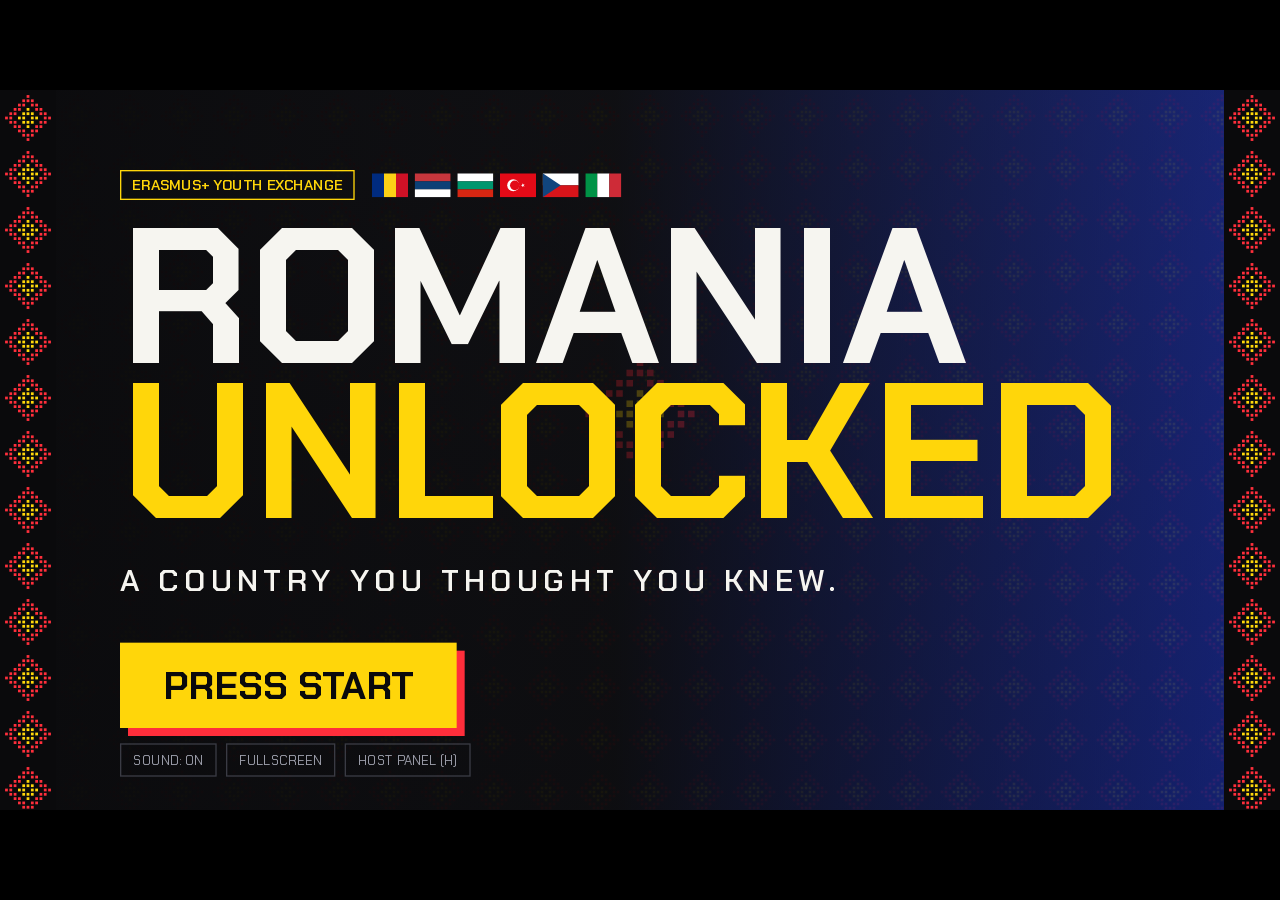
<file: index.html>
<!DOCTYPE html>
<html lang="en">
<head>
<meta charset="utf-8">
<meta name="viewport" content="width=device-width, initial-scale=1">
<title>Romania: Unlocked</title>
<link rel="preconnect" href="https://fonts.googleapis.com">
<link rel="preconnect" href="https://fonts.gstatic.com" crossorigin>
<link href="https://fonts.googleapis.com/css2?family=Chakra+Petch:ital,wght@0,400;0,500;0,600;0,700;1,600&display=swap" rel="stylesheet">
<link rel="stylesheet" href="css/host.css">
</head>
<body>
<div id="viewport">
  <div id="stage">
    <div id="screen"></div>
    <div id="hud" class="hide"></div>
    <div id="fx"></div>
    <div id="overlay"></div>
  </div>
</div>

<aside id="drawer" aria-label="Host controls">
  <header><b>HOST CONTROLS</b><button id="d-close" aria-label="Close">✕</button></header>
  <div class="d-sec">
    <div class="d-h">NOW</div>
    <div id="d-pos" class="d-pos"></div>
    <div class="d-row">
      <button id="d-prev">◀ Back</button>
      <button id="d-reveal" class="y">Reveal ⏎</button>
      <button id="d-next">Next ␣</button>
    </div>
    <div class="d-row">
      <button id="d-skip">Skip step →</button>
      <button id="d-restart">Restart level</button>
      <button id="d-map">Map</button>
    </div>
  </div>
  <div class="d-sec">
    <div class="d-h">COUNTDOWN <span id="d-timer"></span></div>
    <div class="d-row"><button id="d-tstart">Start / pause (T)</button><button id="d-treset">Reset (R)</button><button id="d-tadd">+10s</button></div>
  </div>
  <div class="d-sec">
    <div class="d-h">TEAMS · click the square to select · keys 1–6</div>
    <div id="d-teams"></div>
    <div class="d-row"><input id="d-amt" type="number" value="50" step="10" aria-label="Custom XP"><button id="d-custom">Give to selected</button></div>
    <div class="d-row"><button id="d-lvlclear">+200 level clear</button><button id="d-part">+50 all (participation)</button></div>
    <div class="d-row"><button id="d-undo" class="r">Undo last (U)</button><button id="d-addteam">+ Team</button><button id="d-delteam">− Team</button></div>
  </div>
  <div class="d-sec">
    <div class="d-h">JUMP TO LEVEL (works even if locked)</div>
    <div id="d-levels" class="d-levels"></div>
    <div class="d-row"><button id="d-unlockall">Unlock all</button></div>
  </div>
  <div class="d-sec">
    <div class="d-h">DISPLAY</div>
    <div class="d-row"><button id="d-score">Scoreboard (S)</button><button id="d-join">Join screen (J)</button><button id="d-hud">Top bar</button></div>
    <div class="d-row"><button id="d-mute">Sound (M)</button><button id="d-fs">Fullscreen (F)</button><button id="d-credits">Photo credits</button></div>
  </div>
  <div class="d-sec">
    <div class="d-h">PLAYERS</div>
    <div id="d-players" class="d-small"></div>
    <div class="d-row"><button id="d-newroom">New room code</button></div>
  </div>
  <div class="d-sec">
    <div class="d-h">PRESENTER NOTES</div>
    <pre id="d-notes" class="d-notes"></pre>
  </div>
  <div class="d-sec">
    <div class="d-h">SHORTCUTS</div>
    <div class="d-small">Space next · ← → navigate · Enter reveal · T timer · R reset timer · S scoreboard · J join · H this panel · F fullscreen · M mute · U undo · 1–6 select team · + / − give/take XP · Esc close</div>
  </div>
  <div class="d-sec">
    <button id="d-reset" class="danger">Reset entire game</button>
  </div>
</aside>
<div id="toast"></div>

<script src="vendor/peerjs.min.js"></script>
<script src="vendor/qrcode.js"></script>
<script src="js/content.js"></script>
<script src="js/motifs.js"></script>
<script src="js/net.js"></script>
<script src="js/host.js"></script>
</body>
</html>
</file>
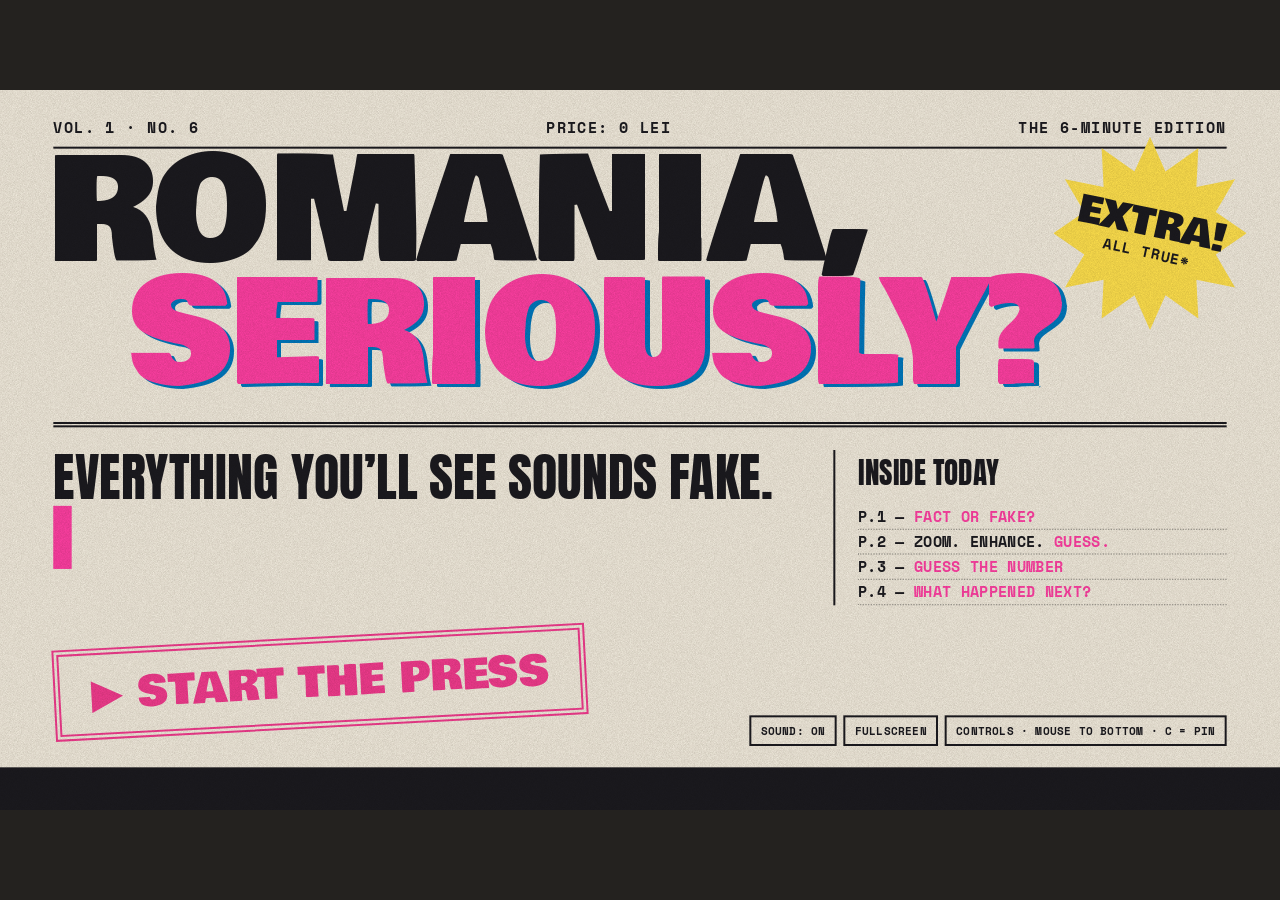
<file: quest/index.html>
<!DOCTYPE html>
<html lang="en">
<head>
<meta charset="utf-8">
<meta name="viewport" content="width=device-width, initial-scale=1">
<title>Romania, Seriously? — The 6-Minute Quest</title>
<link rel="preconnect" href="https://fonts.googleapis.com">
<link rel="preconnect" href="https://fonts.gstatic.com" crossorigin>
<link href="https://fonts.googleapis.com/css2?family=Anton&family=Bowlby+One&family=Permanent+Marker&family=Space+Mono:wght@400;700&display=swap" rel="stylesheet">
<style>
/* ROMANIA, SERIOUSLY? — mini quest (~6 minutes, no phones)
   VOICE  a tabloid that only prints true stories that sound fake
   LOOK   risograph print: paper, grain, fluorescent pink + riso blue + green + yellow, misregistration, stamps, tape
   TYPE   Bowlby One (shouting) · Anton (headlines) · Space Mono (captions, facts) · Permanent Marker (scribbles)
   LAYOUT 1920x1080 stage scaled to the screen; every section is its own printed page */
:root { --paper:#f2ecdf; --paper2:#e8dfcc; --k:#1b1a1f; --pk:#ff3fa4; --bl:#0078bf; --gr:#00a95c; --yl:#ffe14d; --mute:#6f6a60;
  --f-shout:'Bowlby One',Impact,sans-serif; --f-head:'Anton',Impact,'Arial Narrow',sans-serif; --f-mono:'Space Mono',ui-monospace,monospace; --f-hand:'Permanent Marker','Comic Sans MS',cursive;
  --grain:url("data:image/svg+xml,%3Csvg xmlns='http://www.w3.org/2000/svg' width='260' height='260'%3E%3Cfilter id='n'%3E%3CfeTurbulence type='fractalNoise' baseFrequency='.85' numOctaves='3' stitchTiles='stitch'/%3E%3CfeColorMatrix values='0 0 0 0 .1 0 0 0 0 .08 0 0 0 0 .05 0 0 0 .55 0'/%3E%3C/filter%3E%3Crect width='100%25' height='100%25' filter='url(%23n)'/%3E%3C/svg%3E");
  --dots:radial-gradient(circle, rgba(27,26,31,.22) 28%, transparent 31%) 0 0/12px 12px; }
* { box-sizing:border-box; min-width:0; }
html,body { margin:0; height:100%; background:#24221f; color:var(--k); font-family:var(--f-mono); overflow:hidden; }
button,input { font-family:inherit; }
#stage { position:absolute; left:50%; top:50%; width:1920px; height:1080px; transform-origin:center; overflow:hidden; background:var(--paper); }
#stage::after { content:''; position:absolute; inset:0; background:var(--grain); opacity:.45; mix-blend-mode:multiply; pointer-events:none; z-index:90; }
#screen { position:absolute; inset:0; }
.pg { position:absolute; inset:0; overflow:hidden; }
@keyframes up { from { opacity:0; transform:translateY(50px); } }
@keyframes fade { from { opacity:0; } }
@keyframes blink { 50% { opacity:.2; } }
@keyframes wob { 50% { transform:rotate(var(--r2,2deg)); } }
@keyframes spinS { to { transform:rotate(360deg); } }
.in { animation:up .7s cubic-bezier(.2,.8,.2,1) both; }
.d1 { animation-delay:.12s; } .d2 { animation-delay:.24s; } .d3 { animation-delay:.36s; } .d4 { animation-delay:.5s; }
.mis { text-shadow:7px 5px 0 var(--pk), -5px -3px 0 rgba(0,120,191,.85); }
.mis-s { text-shadow:4px 3px 0 var(--pk), -3px -2px 0 rgba(0,120,191,.8); }
.lbl { font-family:var(--f-mono); font-weight:700; font-size:24px; letter-spacing:.12em; text-transform:uppercase; }
.hand { font-family:var(--f-hand); }
.tape { position:absolute; width:170px; height:46px; background:rgba(255,225,77,.72); box-shadow:0 2px 6px rgba(0,0,0,.08); z-index:3; }
.tape::before, .tape::after { content:''; position:absolute; top:0; bottom:0; width:10px; background:inherit; clip-path:polygon(0 0,100% 10%,40% 25%,100% 40%,30% 55%,100% 70%,40% 85%,100% 100%,0 100%); }
.tape::before { left:-10px; transform:scaleX(-1); } .tape::after { right:-10px; }

/* photos: duotone halftone with illustrated fallback */
.ph { position:absolute; inset:0; overflow:hidden; background:var(--dots), var(--paper2); }
.ph img { position:absolute; inset:0; width:100%; height:100%; object-fit:cover; opacity:0; filter:grayscale(1) contrast(1.25); mix-blend-mode:multiply; transition:opacity .6s, transform 1.4s cubic-bezier(.2,.8,.2,1); }
.ph img.ok { opacity:1; }
.ph::after { content:''; position:absolute; inset:0; background:var(--dots); opacity:.55; pointer-events:none; }
.ph .fbm { position:absolute; inset:0; display:grid; place-items:center; font-style:normal; font-family:var(--f-shout); font-size:300px; color:var(--pk); opacity:.5; }
.ph .fbm::after { content:'?'; }

/* HUD: the newspaper's top strip */
#hud { position:absolute; left:0; right:0; top:0; height:84px; z-index:40; display:flex; align-items:center; gap:26px; padding:0 34px; background:var(--paper); border-bottom:6px double var(--k); pointer-events:none; }
#hud.off { display:none; }
.h-title { font-family:var(--f-shout); font-size:24px; white-space:nowrap; letter-spacing:.01em; }
.h-title b { color:var(--pk); font-weight:400; }
.prog { flex:1; display:flex; gap:6px; }
.seg { flex:1; position:relative; padding-top:12px; }
.seg i { position:absolute; left:0; right:0; top:0; height:8px; background:rgba(27,26,31,.12); }
.seg i::after { content:''; position:absolute; inset:0; width:var(--p,0%); background:var(--k); transition:width .5s; }
.seg.cur i::after { background:var(--pk); }
.seg span { font-size:14px; font-weight:700; color:var(--mute); white-space:nowrap; letter-spacing:.04em; }
.seg small { font-size:13px; color:var(--mute); margin-left:6px; display:none; }
.seg.cur small { display:inline; }
.seg.cur span { color:var(--pk); } .seg.done span { color:var(--k); }
.clock { font-family:var(--f-shout); font-size:30px; width:100px; text-align:right; }
.clock.late { color:var(--pk); }
.scores { display:flex; gap:12px; }
.sc { min-width:150px; padding:5px 12px; border:3px solid var(--k); box-shadow:5px 5px 0 var(--tc); background:var(--paper); display:flex; justify-content:space-between; gap:10px; align-items:baseline; }
.sc span { font-size:14px; font-weight:700; white-space:nowrap; overflow:hidden; text-overflow:ellipsis; max-width:150px; }
.sc b { font-family:var(--f-shout); font-weight:400; font-size:24px; color:var(--tc); }
.sc.act { background:var(--yl); }

/* countdown: a stopwatch */
.cd { position:absolute; width:180px; height:180px; cursor:pointer; z-index:20; border-radius:50%; background:var(--paper); box-shadow:8px 8px 0 var(--k); }
.cd::before { content:''; position:absolute; left:50%; top:-26px; width:40px; height:30px; margin-left:-20px; background:var(--k); border-radius:6px 6px 0 0; }
.cd svg { position:relative; width:100%; height:100%; transform:rotate(-90deg); }
.cd circle { fill:none; stroke-width:12; }
.cd .bg { stroke:var(--k); stroke-width:14; } .cd .fg { stroke:var(--pk); stroke-width:9; stroke-dasharray:100; stroke-dashoffset:calc(100 - var(--f,1)*100); transition:stroke-dashoffset .1s linear; }
.cd b { position:absolute; inset:0; display:grid; place-items:center; font-family:var(--f-shout); font-weight:400; font-size:70px; }
.cd small { position:absolute; left:-50px; right:-50px; top:100%; margin-top:16px; text-align:center; font-size:15px; font-weight:700; color:var(--mute); letter-spacing:.06em; }
.cd.run small { visibility:hidden; }
.cd.low { animation:shake .25s infinite; } .cd.low .fg { stroke:var(--k); }
@keyframes shake { 25% { transform:translate(-4px,2px) rotate(-3deg); } 75% { transform:translate(4px,-2px) rotate(3deg); } }
.cd.end b { color:var(--pk); }
.rv .cd { display:none; }

/* award strip: team stickers */
.award { position:absolute; right:44px; bottom:40px; z-index:25; display:flex; gap:14px; align-items:center; animation:up .5s .3s both; }
.award > span { font-family:var(--f-hand); font-size:34px; margin-right:6px; transform:rotate(-3deg); }
.award button { border:4px solid var(--k); background:var(--paper); color:var(--k); font-size:20px; font-weight:700; padding:12px 16px; cursor:pointer; box-shadow:6px 6px 0 var(--tc); transform:rotate(-1.5deg); }
.award button:nth-of-type(2) { transform:rotate(1.5deg); }
.award button:hover { background:var(--tc); color:var(--paper); }
.award button b { color:var(--tc); margin-left:8px; font-family:var(--f-shout); font-weight:400; } .award button:hover b { color:var(--paper); }

/* splash: the spinning newspaper */
#splash { position:absolute; inset:0; z-index:60; pointer-events:none; display:none; background:var(--bl); overflow:hidden; }
#splash::before { content:''; position:absolute; inset:-50%; background:radial-gradient(circle, rgba(255,255,255,.16) 30%, transparent 32%) 0 0/26px 26px; transform:rotate(15deg); }
#splash.on { display:block; animation:spBg 1.9s both; }
@keyframes spBg { 0% { opacity:0; } 8%,84% { opacity:1; } 100% { opacity:0; } }
.sp-paper { position:absolute; left:50%; top:50%; width:1380px; height:760px; margin:-380px 0 0 -690px; background:var(--paper); box-shadow:24px 24px 0 var(--k); padding:44px 60px; }
#splash.on .sp-paper { animation:spin 1.9s cubic-bezier(.3,.9,.3,1) both; }
@keyframes spin { 0% { transform:scale(.05) rotate(-900deg); } 42% { transform:scale(1) rotate(-3deg); } 82% { transform:scale(1) rotate(-3deg); } 100% { transform:scale(1.25) rotate(4deg) translateY(1400px); } }
.sp-top { display:flex; justify-content:space-between; border-bottom:6px double var(--k); padding-bottom:12px; font-size:24px; font-weight:700; letter-spacing:.1em; }
.sp-mast { font-family:var(--f-shout); font-size:50px; text-align:center; padding:12px 0; border-bottom:3px solid var(--k); }
.sp-mast b { color:var(--pk); font-weight:400; }
#sp-k { display:block; margin-top:34px; font-family:var(--f-hand); font-size:54px; color:var(--bl); transform:rotate(-2deg); }
#sp-n { display:block; font-family:var(--f-shout); font-weight:400; font-size:150px; line-height:.95; margin-top:6px; }
#sp-d { display:block; margin-top:28px; font-size:30px; font-weight:700; font-style:normal; letter-spacing:.06em; }

/* fx */
#fx { position:absolute; inset:0; pointer-events:none; z-index:70; }
.pop { position:absolute; left:50%; top:38%; transform:translate(-50%,-50%); text-align:center; animation:pop 1.6s cubic-bezier(.2,.8,.2,1) both; }
.pop b { display:inline-block; font-family:var(--f-shout); font-weight:400; font-size:120px; color:var(--paper); background:var(--tc); border:7px solid var(--k); padding:0 34px; box-shadow:12px 12px 0 var(--k); transform:rotate(-4deg); }
.pop span { display:block; margin-top:26px; font-family:var(--f-hand); font-size:44px; color:var(--k); }
@keyframes pop { 0% { opacity:0; transform:translate(-50%,-30%) scale(2); } 14% { opacity:1; transform:translate(-50%,-50%) scale(1); } 70% { opacity:1; transform:translate(-50%,-56%); } 100% { opacity:0; transform:translate(-50%,-120%); } }
.flash { position:absolute; inset:0; display:grid; place-items:center; animation:fl 1.2s both; background:rgba(242,236,223,.55); }
.flash span { font-family:var(--f-shout); font-size:190px; color:var(--pk); border:16px double var(--pk); padding:0 50px; transform:rotate(-8deg); mix-blend-mode:multiply; animation:stampIn .35s cubic-bezier(.3,1.6,.5,1) both; }
@keyframes fl { 0% { opacity:0; } 10%,72% { opacity:1; } 100% { opacity:0; } }
canvas.conf { position:absolute; inset:0; width:100%; height:100%; }
@keyframes stampIn { from { transform:rotate(-8deg) scale(2.8); opacity:0; } }

/* ===== FRONT PAGE (boot) ===== */
.front { background:var(--paper); }
.fp-top { position:absolute; left:80px; right:80px; top:40px; display:flex; justify-content:space-between; font-size:22px; font-weight:700; letter-spacing:.12em; border-bottom:3px solid var(--k); padding-bottom:12px; }
.fp-mast { position:absolute; left:70px; top:92px; margin:0; font-family:var(--f-shout); font-weight:400; font-size:214px; line-height:.86; letter-spacing:-.01em; }
.fp-mast span { display:block; }
.fp-mast .l2 { color:var(--pk); text-shadow:7px 5px 0 var(--bl); margin-left:120px; }
.fp-rule { position:absolute; left:80px; right:80px; top:498px; border-top:8px double var(--k); }
.fp-hook { position:absolute; left:80px; top:540px; width:1080px; font-family:var(--f-head); font-size:78px; line-height:1.04; text-transform:uppercase; min-height:250px; }
.fp-hook i { font-style:normal; color:var(--pk); animation:blink 1s steps(1) infinite; }
.fp-start { position:absolute; left:80px; top:820px; background:transparent; border:10px double var(--pk); color:var(--pk); font-family:var(--f-shout); font-size:62px; padding:10px 46px; cursor:pointer; transform:rotate(-3deg); mix-blend-mode:multiply; transition:transform .15s; }
.fp-start:hover { transform:rotate(-1deg) scale(1.04); background:rgba(255,63,164,.12); }
.fp-start span { animation:blink 1.2s steps(1) infinite; }
.fp-col { position:absolute; left:1250px; right:80px; top:540px; border-left:3px solid var(--k); padding-left:34px; }
.fp-col h3 { margin:0 0 16px; font-family:var(--f-head); font-weight:400; font-size:44px; }
.fp-col #blog div { font-size:23px; font-weight:700; line-height:1.55; border-bottom:2px dotted rgba(27,26,31,.35); animation:up .4s both; }
.fp-col #blog b { color:var(--pk); }
.burst { position:absolute; right:50px; top:70px; width:290px; height:290px; display:grid; place-items:center; z-index:2; }
.burst::before { content:''; position:absolute; inset:0; background:var(--yl); clip-path:polygon(50% 0,58% 18%,75% 6%,74% 26%,94% 22%,84% 39%,100% 50%,84% 61%,94% 78%,74% 74%,75% 94%,58% 82%,50% 100%,42% 82%,25% 94%,26% 74%,6% 78%,16% 61%,0 50%,16% 39%,6% 22%,26% 26%,25% 6%,42% 18%); animation:spinS 24s linear infinite; }
.burst b { position:relative; font-family:var(--f-shout); font-weight:400; font-size:56px; line-height:.9; text-align:center; transform:rotate(12deg); }
.burst b small { display:block; font-family:var(--f-mono); font-size:22px; font-weight:700; letter-spacing:.08em; margin-top:8px; }
.ticker { position:absolute; left:0; right:0; bottom:0; height:64px; background:var(--k); color:var(--yl); overflow:hidden; white-space:nowrap; z-index:4; }
.ticker div { display:inline-block; padding-left:100%; font-family:var(--f-head); font-size:34px; line-height:64px; letter-spacing:.04em; animation:tick 38s linear infinite; }
@keyframes tick { to { transform:translateX(-100%); } }
.fp-tools { position:absolute; right:80px; bottom:96px; display:flex; gap:10px; z-index:4; }
.tool { background:var(--paper); border:3px solid var(--k); color:var(--k); font-size:16px; font-weight:700; padding:8px 14px; cursor:pointer; letter-spacing:.05em; }
.tool:hover { background:var(--k); color:var(--paper); }
.load { position:absolute; inset:0; background:var(--k); z-index:10; display:none; align-items:center; justify-content:center; color:var(--paper); }
.load.on { display:flex; }
.load-in { width:1300px; }
.load-n { font-family:var(--f-shout); font-size:230px; line-height:1; color:var(--pk); text-shadow:9px 7px 0 var(--bl); }
.load-bar { height:66px; margin:34px 0; border:5px solid var(--paper); position:relative; }
.load-bar i { display:block; height:100%; width:0; background:repeating-linear-gradient(90deg, var(--paper) 0 30px, var(--paper2) 30px 34px); }
.load-l { font-size:38px; font-weight:700; letter-spacing:.14em; }
.reg { position:absolute; width:70px; height:70px; border:4px solid var(--paper); border-radius:50%; opacity:.6; }
.reg::before, .reg::after { content:''; position:absolute; background:var(--paper); }
.reg::before { left:50%; top:-20px; bottom:-20px; width:4px; margin-left:-2px; } .reg::after { top:50%; left:-20px; right:-20px; height:4px; margin-top:-2px; }

/* ===== PRESS PASSES (teams) ===== */
.teams { background:var(--dots), var(--paper); }
.tm-h { position:absolute; left:100px; top:132px; font-family:var(--f-shout); font-size:76px; }
.tm-h small { font-family:var(--f-hand); font-size:40px; color:var(--bl); margin-left:24px; }
.pass { position:absolute; top:290px; width:500px; height:470px; background:var(--paper); border:5px solid var(--k); box-shadow:14px 14px 0 var(--k); }
.pass:nth-child(2) { left:110px; transform:rotate(-3deg); } .pass:nth-child(3) { left:710px; transform:rotate(1.5deg); top:270px; } .pass:nth-child(4) { left:1310px; transform:rotate(-1deg); top:300px; }
.pass .tape { left:165px; top:-24px; transform:rotate(-4deg); }
.pass header { background:var(--tc); color:var(--paper); padding:16px 24px; font-size:26px; font-weight:700; letter-spacing:.16em; border-bottom:5px solid var(--k); }
.pass em { display:block; font-style:normal; font-family:var(--f-shout); font-size:170px; line-height:1; padding:6px 24px 0; color:var(--tc); }
.pass input { display:block; width:calc(100% - 48px); margin:0 24px; background:transparent; border:0; border-bottom:5px solid var(--k); color:var(--k); font-family:var(--f-head); font-size:58px; padding:6px 0; outline:none; text-transform:uppercase; }
.pass input:focus { background:var(--yl); }
.pass small { display:block; margin:12px 24px 0; font-size:18px; font-weight:700; color:var(--mute); letter-spacing:.08em; }
.rules { position:absolute; left:0; right:0; bottom:0; background:var(--k); color:var(--paper); padding:34px 100px 40px; z-index:2; }
.rules p { margin:0; font-family:var(--f-head); font-size:52px; line-height:1.12; text-transform:uppercase; }
.rules p b { color:var(--yl); font-weight:400; }
.rules .hint { margin-top:12px; font-size:20px; color:#b7b1a4; font-weight:700; letter-spacing:.04em; }

/* ===== FACT OR FAKE (myth) ===== */
.myth { background:var(--paper); }
.mk { position:absolute; left:100px; top:118px; z-index:4; }
.mk i { font-style:normal; color:var(--pk); margin-right:10px; }
.clip { position:absolute; left:96px; top:168px; width:1210px; height:560px; background:#faf6ec; padding:46px 56px; transform:rotate(-1.2deg); box-shadow:10px 12px 0 rgba(27,26,31,.18); clip-path:polygon(0 1%,4% 0,9% 1.5%,15% 0,22% 1%,30% 0,38% 1.6%,46% .2%,55% 1.4%,63% 0,72% 1.5%,80% .2%,88% 1.4%,95% 0,100% 1%,100% 99%,96% 100%,90% 98.6%,83% 100%,75% 98.8%,67% 100%,58% 98.5%,50% 100%,42% 98.6%,34% 100%,26% 98.7%,18% 100%,10% 98.6%,4% 100%,0 99%); }
.clip .src { font-size:20px; font-weight:700; letter-spacing:.14em; color:var(--mute); border-bottom:3px solid var(--k); padding-bottom:10px; margin-bottom:22px; }
.mq { font-family:var(--f-head); font-size:92px; line-height:1.05; text-transform:uppercase; text-wrap:balance; }
.myth.rv .mq { font-size:52px; line-height:1.08; color:#55514a; }
.mfact { margin-top:26px; font-size:30px; line-height:1.38; font-weight:400; animation:up .6s .35s both; }
.mfact b { background:var(--yl); padding:0 6px; }
.verdict { position:absolute; left:1400px; top:112px; z-index:6; font-family:var(--f-shout); font-size:104px; line-height:1; padding:0 40px; border:14px double currentColor; transform:rotate(-9deg); mix-blend-mode:multiply; animation:stampIn .45s cubic-bezier(.3,1.6,.5,1) both; }
.verdict small { display:block; font-family:var(--f-mono); font-size:22px; font-weight:700; letter-spacing:.2em; text-align:center; margin:-8px 0 10px; }
.verdict.v-t { color:var(--bl); } .verdict.v-f { color:var(--pk); }
.myth .cd { right:150px; top:200px; }
.sealed { position:absolute; right:110px; top:470px; width:400px; height:250px; background:var(--paper2); border:4px solid var(--k); display:grid; place-items:center; transform:rotate(3deg); }
.sealed::before { content:''; position:absolute; inset:0; background:linear-gradient(to bottom right, transparent calc(50% - 2px), var(--k) 50%, transparent calc(50% + 2px)), linear-gradient(to bottom left, transparent calc(50% - 2px), var(--k) 50%, transparent calc(50% + 2px)); background-size:100% 60%; background-repeat:no-repeat; }
.sealed b { position:relative; font-family:var(--f-hand); font-size:40px; background:var(--pk); color:var(--paper); padding:6px 22px; transform:rotate(-6deg); }
.ev { position:absolute; left:1380px; top:320px; width:450px; height:420px; z-index:4; animation:up .6s .5s both; }
.brackets { position:absolute; left:0; right:0; bottom:0; height:236px; display:flex; z-index:4; }
.br { flex:1; display:flex; align-items:center; justify-content:center; gap:32px; font-family:var(--f-shout); font-size:120px; transition:opacity .4s; position:relative; }
.br em { font-style:normal; font-family:var(--f-hand); font-size:36px; }
.br.t { color:var(--bl); border-top:8px solid var(--bl); background:repeating-linear-gradient(-45deg, rgba(0,120,191,.08) 0 14px, transparent 14px 28px); }
.br.f { color:var(--pk); border-top:8px solid var(--pk); background:repeating-linear-gradient(45deg, rgba(255,63,164,.09) 0 14px, transparent 14px 28px); }
.br.ok.t { background:var(--bl); color:var(--paper); } .br.ok.f { background:var(--pk); color:var(--paper); }
.br.no { opacity:.2; }
.myth .award { bottom:262px; right:60px; }
/* evidence cards */
.e-card { position:absolute; background:#faf6ec; border:4px solid var(--k); box-shadow:10px 10px 0 var(--k); padding:22px 24px; }
.e-card h4 { margin:0 0 10px; font-size:18px; letter-spacing:.16em; color:var(--mute); }
.e-card p { margin:0; font-size:22px; font-weight:700; line-height:1.35; }
.e-big { font-family:var(--f-shout); font-size:70px; line-height:1; }
.e-stamp { position:absolute; font-family:var(--f-shout); font-size:40px; padding:4px 16px; border:7px double currentColor; mix-blend-mode:multiply; }
.board { position:absolute; left:0; right:0; top:0; background:#111; border:10px solid #2a2a2a; box-shadow:12px 12px 0 var(--k); padding:26px 22px 22px; color:#ff9a3c; transform:rotate(2deg); }
.board .row { display:flex; justify-content:space-between; font-size:26px; font-weight:700; letter-spacing:.12em; color:#ffb870; opacity:.85; }
.board .led { font-family:var(--f-mono); font-weight:700; font-size:150px; line-height:1; text-align:center; letter-spacing:.02em; color:#ff8a1f; text-shadow:0 0 18px rgba(255,138,31,.7); animation:flick 2.6s infinite; margin:14px 0 6px; }
@keyframes flick { 0%,100% { opacity:1; } 47% { opacity:1; } 48% { opacity:.35; } 49% { opacity:1; } 72% { opacity:.6; } 73% { opacity:1; } }
.vine { position:absolute; left:-30px; top:-96px; width:520px; height:300px; pointer-events:none; }

/* ===== WHAT IS THAT? (mystery photo) ===== */
.food { background:var(--paper); }
.fnum { position:absolute; left:100px; top:118px; }
.lens { position:absolute; left:150px; top:170px; width:780px; height:780px; border-radius:50%; overflow:hidden; border:30px solid var(--k); box-shadow:inset 0 0 0 8px var(--paper2), 20px 20px 0 rgba(27,26,31,.2); z-index:2; }
.lens .ph img { transform:scale(3.2); transform-origin:var(--fo,50% 50%); }
.lens .ph { animation:pan 9s ease-in-out infinite alternate; }
@keyframes pan { to { transform:translate(-30px,20px); } }
.lens::after { content:''; position:absolute; inset:0; border-radius:50%; background:radial-gradient(circle at 30% 25%, rgba(255,255,255,.5), transparent 28%); pointer-events:none; z-index:2; }
.handle { position:absolute; left:810px; top:820px; width:110px; height:330px; background:var(--k); border-radius:30px; transform:rotate(-45deg); transform-origin:50% 0; z-index:1; }
.handle::before { content:''; position:absolute; left:16px; right:16px; top:70px; height:24px; background:var(--pk); border-radius:6px; }
.fq { position:absolute; left:1060px; top:190px; font-family:var(--f-shout); font-size:150px; line-height:.9; }
.fq b { display:block; color:var(--pk); font-weight:400; }
.scrib { position:absolute; font-family:var(--f-hand); font-size:44px; color:var(--bl); }
.food .cd { left:1090px; top:720px; }
.polaroid { position:absolute; left:90px; top:175px; width:920px; height:780px; background:#fbf8f1; padding:30px 30px 120px; border:3px solid rgba(27,26,31,.25); box-shadow:16px 16px 0 rgba(27,26,31,.25); transform:rotate(-2.5deg); animation:dropIn .8s cubic-bezier(.2,.9,.3,1.1) both; z-index:2; }
@keyframes dropIn { from { transform:rotate(-14deg) translateY(-140px) scale(.7); opacity:0; } }
.polaroid .ph { position:relative; height:100%; inset:auto; }
.polaroid .tape { left:370px; top:-22px; transform:rotate(3deg); }
.polaroid .cap { position:absolute; left:34px; right:34px; bottom:36px; font-family:var(--f-hand); font-size:36px; white-space:nowrap; overflow:hidden; text-overflow:ellipsis; }
.fname { position:absolute; left:1080px; top:150px; right:70px; font-family:var(--f-shout); font-size:84px; line-height:.95; animation:up .7s .2s both; }
.fname small { display:block; margin-top:14px; font-family:var(--f-hand); font-size:46px; color:var(--pk); }
.finfo { position:absolute; left:1080px; right:70px; top:470px; display:flex; flex-direction:column; gap:18px; }
.finfo div { border-left:12px solid var(--tc,var(--bl)); padding:2px 0 2px 20px; animation:up .6s both; }
.finfo div:nth-child(1) { --tc:var(--bl); animation-delay:.3s; } .finfo div:nth-child(2) { --tc:var(--gr); animation-delay:.42s; } .finfo div:nth-child(3) { --tc:var(--pk); animation-delay:.54s; }
.finfo small { display:block; font-size:18px; font-weight:700; letter-spacing:.14em; color:var(--mute); }
.finfo p { margin:4px 0 0; font-size:26px; line-height:1.32; font-weight:700; }
.food .award { bottom:34px; right:60px; }

/* ===== GUESS THE NUMBER ===== */
.num { background:var(--yl); }
.num::before { content:''; position:absolute; inset:0; background:radial-gradient(circle, rgba(255,63,164,.35) 30%, transparent 33%) 0 0/22px 22px; mask:linear-gradient(115deg, #000, transparent 60%); -webkit-mask:linear-gradient(115deg, #000, transparent 60%); }
.nk { position:absolute; left:100px; top:118px; }
.nq { position:absolute; left:100px; right:100px; top:170px; font-family:var(--f-head); font-size:76px; line-height:1.06; text-transform:uppercase; text-wrap:balance; text-align:center; }
.odo { position:absolute; left:0; right:0; top:390px; display:flex; justify-content:center; gap:22px; --h:300px; }
.odo-d { position:relative; width:230px; height:var(--h); overflow:hidden; background:var(--paper); border:8px solid var(--k); box-shadow:14px 14px 0 var(--k); }
.odo-d::after { content:''; position:absolute; left:0; right:0; top:50%; height:5px; background:rgba(27,26,31,.25); }
.odo-s { display:block; animation:roll calc(.32s + var(--ix) * .05s) linear infinite; filter:blur(5px); }
.odo-s i { display:block; height:var(--h); line-height:calc(var(--h) - 10px); text-align:center; font-style:normal; font-family:var(--f-shout); font-size:245px; }
@keyframes roll { to { transform:translateY(calc(-10 * var(--h))); } }
.odo.rv .odo-s { animation:land 1.5s cubic-bezier(.12,.75,.25,1.03) calc(var(--ix) * .28s) both; filter:none; }
@keyframes land { from { transform:translateY(0); } to { transform:translateY(calc(var(--t) * var(--h))); } }
.odo.rv .odo-d { animation:thud .3s calc(1.3s + var(--ix) * .28s) both; }
@keyframes thud { 50% { transform:translateY(10px); } }
.unit { position:absolute; left:0; right:0; top:736px; text-align:center; font-family:var(--f-shout); font-size:70px; animation:up .5s 1.1s both; }
.nguess { position:absolute; left:0; right:0; top:810px; text-align:center; font-family:var(--f-hand); font-size:60px; }
.nguess span { display:block; font-family:var(--f-mono); font-size:26px; font-weight:700; letter-spacing:.08em; margin-top:6px; }
.nctx { position:absolute; left:80px; right:1080px; bottom:40px; font-size:25px; line-height:1.38; font-weight:700; background:var(--paper); border:4px solid var(--k); padding:16px 22px; box-shadow:8px 8px 0 var(--pk); animation:up .5s 1.4s both; }
.num.rv .unit + .nctx { bottom:50px; }
.num .award { right:60px; bottom:56px; animation-delay:1.4s; }
.num.has-unit .nctx { left:100px; }
/* sell the fake */
.fake { background:var(--k); }
.fake::before { content:''; position:absolute; inset:0; background:repeating-linear-gradient(-45deg, rgba(255,225,77,.07) 0 30px, transparent 30px 60px); }
.fk-paper { position:absolute; left:120px; top:150px; width:1240px; height:720px; background:var(--paper); padding:30px 46px; transform:rotate(-2deg); box-shadow:18px 18px 0 var(--pk); }
.fk-paper .fk-m { font-family:var(--f-shout); font-size:66px; text-align:center; border-bottom:7px double var(--k); padding-bottom:10px; }
.fk-paper .fk-d { display:flex; justify-content:space-between; font-size:18px; font-weight:700; letter-spacing:.12em; padding:8px 0; border-bottom:3px solid var(--k); }
.fk-paper h2 { margin:26px 0 0; font-family:var(--f-head); font-weight:400; font-size:108px; line-height:1; text-transform:uppercase; }
.fk-paper p { margin:20px 0 0; font-size:24px; line-height:1.4; color:#55514a; }
.fk-warn { position:absolute; left:1000px; top:110px; z-index:3; background:var(--yl); border:6px solid var(--k); padding:14px 22px; font-family:var(--f-shout); font-size:40px; transform:rotate(8deg); box-shadow:8px 8px 0 var(--k); }
.fk-how { position:absolute; left:1440px; right:90px; top:520px; color:var(--paper); font-family:var(--f-head); font-size:46px; line-height:1.12; text-transform:uppercase; }
.fk-how b { color:var(--yl); font-weight:400; }
.fake .cd { left:1560px; top:250px; }
.fk-stamp { position:absolute; left:230px; top:420px; z-index:5; font-family:var(--f-shout); font-size:130px; color:var(--pk); border:16px double var(--pk); padding:0 40px; background:rgba(242,236,223,.25); transform:rotate(-12deg); animation:stampIn .45s cubic-bezier(.3,1.6,.5,1) both; }
.fk-after { position:absolute; left:1440px; right:80px; top:220px; color:var(--paper); font-family:var(--f-head); font-size:60px; line-height:1.05; text-transform:uppercase; animation:up .5s .4s both; }
.fk-after b { color:var(--yl); font-weight:400; }
.vol { position:absolute; left:120px; right:90px; bottom:40px; display:flex; gap:12px; align-items:center; flex-wrap:wrap; animation:up .5s .5s both; z-index:6; }
.vol > span { font-family:var(--f-hand); font-size:32px; color:var(--yl); margin-right:12px; }
.vol button { border:4px solid var(--tc); background:var(--k); color:var(--paper); font-size:20px; font-weight:700; padding:10px 14px; cursor:pointer; }
.vol button:hover { background:var(--tc); color:var(--k); }

/* ===== WHAT HAPPENED NEXT? (comic) ===== */
.surv { background:var(--paper); }
.sk { position:absolute; left:100px; top:118px; }
.panel0 { position:absolute; left:100px; right:330px; top:162px; height:250px; border:6px solid var(--k); background:#faf6ec; display:flex; z-index:2; }
.panel0 .yr { flex:none; width:330px; background:var(--bl); color:var(--paper); display:flex; flex-direction:column; justify-content:center; padding:0 28px; border-right:6px solid var(--k); background-image:radial-gradient(circle, rgba(255,255,255,.18) 30%, transparent 33%); background-size:14px 14px; }
.panel0 .yr b { font-family:var(--f-shout); font-weight:400; font-size:96px; line-height:1; }
.panel0 .yr small { font-size:20px; font-weight:700; letter-spacing:.12em; margin-top:8px; }
.ss { flex:1; padding:26px 36px; font-family:var(--f-head); font-size:46px; line-height:1.12; text-transform:uppercase; display:flex; align-items:center; }
.ss span { display:block; }
.ss b { color:var(--pk); font-weight:400; }
.surv .cd { right:100px; top:190px; }
.doors { position:absolute; left:100px; right:100px; top:460px; bottom:190px; display:flex; gap:28px; z-index:2; }
.door { flex:1; position:relative; border:6px solid var(--k); background:#faf6ec; padding:30px 30px; display:flex; flex-direction:column; transition:transform .5s, opacity .5s; box-shadow:10px 10px 0 var(--k); }
.door:nth-child(1) { transform:rotate(-1deg); } .door:nth-child(3) { transform:rotate(1deg); }
.door em { font-style:normal; width:90px; height:90px; border-radius:50%; background:var(--k); color:var(--paper); display:grid; place-items:center; font-family:var(--f-shout); font-size:56px; }
.door > span { margin-top:22px; font-family:var(--f-head); font-size:52px; line-height:1.05; text-transform:uppercase; }
.door p { margin:auto 0 0; font-size:24px; line-height:1.35; font-weight:700; animation:up .5s .2s both; }
.door .res { position:absolute; right:22px; top:22px; font-family:var(--f-shout); font-size:30px; padding:2px 14px; border:6px double currentColor; transform:rotate(8deg); animation:stampIn .4s .1s cubic-bezier(.3,1.6,.5,1) both; }
.door.ok { background:var(--yl); transform:translateY(-16px) rotate(-.5deg); box-shadow:14px 14px 0 var(--pk); }
.door.ok em { background:var(--pk); }
.door.ok .res { color:var(--k); }
.door.no { opacity:.42; } .door.no .res { color:var(--pk); }
.culture { position:absolute; left:100px; right:100px; bottom:24px; font-size:22px; line-height:1.35; font-weight:700; animation:up .5s .4s both; z-index:3; }
.culture b { display:block; font-family:var(--f-hand); font-size:34px; color:var(--bl); margin-right:12px; font-weight:400; }
.surv .award { top:150px; right:50px; bottom:auto; width:270px; flex-direction:column; align-items:stretch; gap:12px; }
.surv .award > span { margin:0 0 4px; }
.surv .award button { font-size:17px; padding:10px 12px; text-align:left; }

/* ===== THE SKEPTIC (boss) ===== */
.boss { background:var(--pk); }
.boss::before { content:''; position:absolute; inset:0; background:radial-gradient(circle, rgba(27,26,31,.13) 30%, transparent 33%) 0 0/18px 18px; }
.bhp { position:absolute; left:100px; right:100px; top:116px; display:flex; gap:22px; align-items:center; z-index:2; color:var(--k); }
.bhp span { font-size:22px; font-weight:700; letter-spacing:.12em; white-space:nowrap; }
.bhp .bar { flex:1; height:46px; border:5px solid var(--k); background:var(--paper); position:relative; }
.bhp .bar::after { content:''; position:absolute; inset:0; background:repeating-linear-gradient(90deg, transparent 0 calc(10% - 3px), var(--k) calc(10% - 3px) 10%); opacity:.5; }
.bhp .bar i { display:block; height:100%; background:var(--k); transition:width 1.4s cubic-bezier(.2,.8,.2,1); }
.bhp b { font-family:var(--f-shout); font-weight:400; font-size:34px; width:230px; text-align:right; white-space:nowrap; }
.monster { position:absolute; left:80px; top:190px; width:470px; height:500px; z-index:2; animation:sway 3s ease-in-out infinite; transform-origin:50% 100%; }
@keyframes sway { 50% { transform:rotate(-2deg); } }
.monster.hit { animation:hurt .6s; }
@keyframes hurt { 20%,60% { transform:translateX(-18px) rotate(-3deg); } 40%,80% { transform:translateX(18px) rotate(3deg); } }
.monster svg { width:100%; height:100%; overflow:visible; }
.bubble { position:absolute; left:480px; top:186px; z-index:3; background:var(--paper); border:5px solid var(--k); border-radius:40px; padding:14px 30px; font-family:var(--f-hand); font-size:36px; white-space:nowrap; box-shadow:8px 8px 0 var(--k); animation:up .5s .2s both; }
.bubble::before { content:''; position:absolute; left:-36px; top:40px; border:18px solid transparent; border-right:28px solid var(--k); }
.bq { position:absolute; left:560px; right:340px; top:330px; z-index:2; }
.bq small { font-size:22px; font-weight:700; letter-spacing:.12em; }
.bq h2 { margin:12px 0 0; font-family:var(--f-head); font-weight:400; font-size:76px; line-height:1.04; text-transform:uppercase; text-wrap:balance; }
.boss .cd { right:110px; top:330px; }
.bopts { position:absolute; left:100px; right:100px; bottom:60px; display:grid; grid-template-columns:1fr 1fr 1fr; gap:26px; z-index:2; }
.bo { position:relative; display:flex; align-items:center; gap:24px; min-height:180px; padding:0 34px; background:var(--paper); border:6px solid var(--k); border-left:34px solid var(--oc); font-family:var(--f-head); font-size:56px; text-transform:uppercase; line-height:1; transition:opacity .4s, transform .4s; box-shadow:10px 10px 0 var(--k); }
.bo::after { content:''; position:absolute; left:-21px; top:0; bottom:0; border-left:6px dotted var(--paper); }
.bo em { font-style:normal; font-family:var(--f-shout); font-size:62px; color:var(--oc); }
.bo.ok { background:var(--yl); transform:scale(1.05) rotate(-1deg); } .bo.ok em { color:var(--k); }
.bo.no { opacity:.3; }
.boss .award { bottom:276px; }

/* ===== FINAL EDITION ===== */
.fin { background:var(--paper); }
.fin-top { position:absolute; left:80px; right:80px; top:36px; display:flex; justify-content:space-between; font-size:22px; font-weight:700; letter-spacing:.12em; border-bottom:6px double var(--k); padding-bottom:12px; }
.fin-mast { position:absolute; left:80px; right:80px; top:84px; text-align:center; font-family:var(--f-shout); font-size:44px; border-bottom:3px solid var(--k); padding:6px 0 10px; }
.fin-mast b { color:var(--pk); font-weight:400; }
.fin h1 { position:absolute; left:80px; top:180px; margin:0; font-family:var(--f-shout); font-weight:400; font-size:176px; line-height:.88; }
.fin h1 span { color:var(--pk); text-shadow:7px 5px 0 var(--bl); }
.fin-sub { position:absolute; left:84px; top:525px; font-family:var(--f-hand); font-size:48px; color:var(--bl); transform:rotate(-1.5deg); }
.seal { position:absolute; right:150px; top:160px; width:400px; height:400px; animation:sealIn 1s cubic-bezier(.3,1.5,.5,1) .4s both; }
@keyframes sealIn { from { transform:scale(3) rotate(-40deg); opacity:0; } }
.seal svg { width:100%; height:100%; animation:spinS 30s linear infinite; }
.seal b { position:absolute; inset:0; display:grid; place-items:center; font-family:var(--f-shout); font-weight:400; font-size:50px; color:var(--pk); transform:rotate(-12deg); line-height:.9; text-align:center; }
.lb { position:absolute; left:80px; right:860px; bottom:150px; display:flex; flex-direction:column; gap:12px; }
.lb h3 { margin:0 0 4px; font-size:22px; letter-spacing:.16em; border-bottom:3px solid var(--k); padding-bottom:8px; }
.lbr { display:flex; align-items:center; gap:22px; height:78px; padding:0 24px; background:#faf6ec; border:4px solid var(--k); box-shadow:7px 7px 0 var(--tc); animation:up .5s var(--d) both; }
.lbr em { font-style:normal; font-family:var(--f-shout); font-size:44px; color:var(--tc); width:44px; }
.lbr span { font-family:var(--f-head); font-size:42px; text-transform:uppercase; } .lbr b { margin-left:auto; font-family:var(--f-shout); font-weight:400; font-size:42px; }
.lbr.win { background:var(--yl); }
.ach { position:absolute; right:90px; top:610px; width:690px; display:flex; gap:24px; align-items:center; background:var(--k); color:var(--paper); padding:22px 26px; transform:rotate(2deg); box-shadow:12px 12px 0 var(--pk); animation:achIn .7s cubic-bezier(.2,.8,.2,1) 1.4s both; }
@keyframes achIn { from { transform:translateX(900px) rotate(20deg); } }
.ach i { width:96px; height:96px; flex:none; border-radius:50%; background:var(--yl); color:var(--k); display:grid; place-items:center; font-style:normal; font-family:var(--f-shout); font-size:56px; }
.ach small { display:block; font-size:16px; font-weight:700; color:var(--yl); letter-spacing:.14em; }
.ach b { display:block; font-family:var(--f-head); font-weight:400; font-size:46px; text-transform:uppercase; } .ach span { font-size:19px; color:#c9c2b4; }
.fin-btns { position:absolute; right:90px; bottom:56px; display:flex; gap:14px; }
.fin-btns button { font-size:20px; font-weight:700; padding:14px 20px; cursor:pointer; border:4px solid var(--k); background:var(--paper); color:var(--k); box-shadow:6px 6px 0 var(--k); }
.fin-btns button:hover { background:var(--k); color:var(--paper); }
.fin-btns button.y { background:var(--pk); color:var(--paper); }
.fin-win { position:absolute; left:80px; bottom:58px; font-family:var(--f-head); font-size:44px; text-transform:uppercase; }

/* scoreboard overlay */
#over { position:absolute; inset:0; z-index:80; display:none; background:rgba(27,26,31,.82); }
#over.on { display:block; animation:fade .2s; }
.ov-in { position:absolute; left:50%; top:120px; width:1300px; transform:translateX(-50%) rotate(-1deg); background:var(--paper); padding:40px 60px 60px; box-shadow:20px 20px 0 var(--pk); }
.ov-in h2 { font-family:var(--f-shout); font-weight:400; font-size:110px; margin:0 0 30px; border-bottom:8px double var(--k); }
.ov-in .lb { position:static; }
.ov-in .lbr { height:110px; } .ov-in .lbr span { font-size:56px; } .ov-in .lbr b { font-size:66px; }
.ov-close { position:absolute; left:0; right:0; bottom:30px; text-align:center; font-size:22px; font-weight:700; color:var(--paper); }

/* presenter control bar (real pixels, outside the stage) */
#ctl { position:fixed; left:50%; bottom:10px; transform:translate(-50%, 140%); z-index:100; display:flex; align-items:center; gap:6px; padding:8px; background:var(--paper); border:3px solid var(--k); box-shadow:6px 6px 0 var(--k); transition:transform .25s cubic-bezier(.2,.8,.2,1); font-size:13px; max-width:calc(100vw - 20px); flex-wrap:wrap; justify-content:center; font-family:var(--f-mono); }
#ctl.show, #ctl.pin { transform:translate(-50%,0); }
#ctl button { min-height:36px; padding:6px 10px; background:var(--paper); color:var(--k); border:2px solid var(--k); font-size:13px; font-weight:700; cursor:pointer; }
#ctl button:hover { background:var(--k); color:var(--paper); }
#ctl button.y { background:var(--pk); color:var(--paper); }
#ctl button.tm { border-left:8px solid var(--tc); } #ctl button.tm.act { background:var(--tc); color:var(--paper); }
#ctl .sep { width:2px; height:28px; background:var(--k); margin:0 4px; }
#toast { position:fixed; left:50%; top:16px; transform:translate(-50%,-80px); background:var(--k); color:var(--yl); font-family:var(--f-mono); font-weight:700; padding:10px 18px; z-index:120; transition:.25s; }
#toast.show { transform:translate(-50%,0); }
@media (prefers-reduced-motion: reduce) { *, *::before, *::after { animation-duration:.01ms !important; animation-iteration-count:1 !important; transition-duration:.01ms !important; } }
</style>
</head>
<body>
<div id="stage">
  <div id="screen"></div>
  <div id="hud" class="off"></div>
  <div id="splash"><div class="sp-paper"><div class="sp-top"><span>LATE EDITION</span><span>EVERY WORD CHECKED</span><span>EXTRA!</span></div><div class="sp-mast">ROMANIA, <b>SERIOUSLY?</b></div><small id="sp-k"></small><b id="sp-n"></b><i id="sp-d"></i></div></div>
  <div id="fx"></div>
  <div id="over"></div>
</div>
<div id="ctl">
  <button data-c="back">◀ Back</button>
  <button data-c="reveal" class="y">Reveal ⏎</button>
  <button data-c="next">Next ␣</button>
  <span class="sep"></span>
  <button data-c="timer" id="c-timer">Timer ▶ (T)</button>
  <button data-c="treset">↺ (R)</button>
  <span class="sep"></span>
  <span id="c-teams"></span>
  <button data-c="x50">+50</button><button data-c="x100">+100</button><button data-c="x150">+150</button><button data-c="x200">+200</button><button data-c="xm50">−50</button>
  <button data-c="undo">Undo (U)</button>
  <span class="sep"></span>
  <button data-c="score">Scores (S)</button>
  <button data-c="mute" id="c-mute">Sound (M)</button>
  <button data-c="fs">Fullscreen (F)</button>
  <button data-c="pin" id="c-pin">Pin bar (C)</button>
  <button data-c="reset" id="c-reset">Reset</button>
</div>
<div id="toast"></div>

<script>
{
'use strict';
const $ = (s, r = document) => r.querySelector(s);
const $$ = (s, r = document) => Array.from(r.querySelectorAll(s));
const esc = (s) => String(s == null ? '' : s).replace(/[&<>"']/g, (c) => ({ '&':'&amp;','<':'&lt;','>':'&gt;','"':'&quot;',"'":'&#39;' }[c]));
const pad = (n) => String(n).padStart(2, '0');

/* ---------- photos (Wikimedia Commons; halftone fallback if offline) ---------- */
const IMG = {
  trovant: 'Trovant_at_Costesti_in_Romania.JPG',
  coanda: 'Coanda-1910_front_quarter_view.jpg',
  lamp: '"Timisoara_has_the_first_electric_street_lighting_in_Europe"_monument_lamp_---_file_01.jpg'
};
const imgURL = (k) => 'https://commons.wikimedia.org/wiki/Special:FilePath/' + encodeURIComponent(IMG[k]) + '?width=1280';
const photo = (k) => `<div class="ph"><i class="fbm"></i><img src="${imgURL(k)}" alt="" onload="this.classList.add('ok')" onerror="this.remove()"></div>`;
Object.keys(IMG).forEach((k) => { const i = new Image(); i.src = imgURL(k); });

/* ---------- content: true stories that sound fake (each checked against published sources) ---------- */
const VINE = `<svg class="vine" viewBox="0 0 520 300"><path d="M-10 40 C 90 120, 160 -10, 260 70 S 430 40, 530 120" fill="none" stroke="#00a95c" stroke-width="16" stroke-linecap="round"/>${[[60,74,-30],[140,62,25],[215,46,-20],[300,86,30],[380,62,-25],[460,82,20]].map(([x,y,r]) => `<ellipse cx="${x}" cy="${y}" rx="34" ry="16" fill="#00a95c" opacity=".85" transform="rotate(${r} ${x} ${y})"/>`).join('')}</svg>`;
const MYTHS = [
  { s: 'Hollywood’s most famous Tarzan was born in what is now Romania.', a: true, src: 'SHOWBIZ · CLIPPING 1/3',
    f: 'Johnny Weissmuller, the classic screen Tarzan, was born in 1904 in <b>Freidorf</b> — today part of <b>Timișoara</b>. He later said he was born in Pennsylvania, so he could swim for the USA. Result: <b>5 Olympic golds</b>.',
    ev: `<div class="e-card" style="left:10px;right:10px;top:0;transform:rotate(3deg)">${VINE}<h4>BIRTH RECORD</h4><p>J. WEISSMULLER</p><div class="e-big" style="margin:14px 0">2.6.1904</div><p>FREIDORF<br>→ TODAY: TIMIȘOARA, ROMANIA</p></div>
      <div class="e-card" style="left:60px;right:30px;top:300px;background:var(--yl);transform:rotate(-4deg)"><h4 style="color:var(--k)">LATER</h4><p style="font-size:26px">5× OLYMPIC GOLD<br>TARZAN ON SCREEN</p></div>` },
  { s: 'When Nadia Comăneci scored the first perfect 10 in Olympic history, the scoreboard showed “10.00”.', a: false, src: 'SPORT · CLIPPING 2/3',
    f: 'She was 14. Montreal, 1976. The scoreboard had room for only <b>three digits</b>, so the first perfect 10 in Olympic gymnastics appeared as <b>1.00</b>. She scored seven 10s at those Games.',
    ev: `<div class="board"><div class="row"><span>COMANECI N.</span><span>ROM</span></div><div class="led">1.00</div><div class="row"><span>MONTREAL</span><span>18.07.1976</span></div></div>
      <div class="e-card" style="left:40px;right:20px;top:300px;transform:rotate(-3deg)"><h4>TECH NOTE</h4><p>“10.00” NEEDS 4 DIGITS.<br>THE BOARD HAD 3.</p></div>` },
  { s: 'Elisa Leonida Zamfirescu, one of the world’s first women engineers, earned her degree in Bucharest.', a: false, src: 'SCIENCE · CLIPPING 3/3',
    f: 'Bucharest’s engineering school <b>rejected her</b> because she was a woman. Berlin’s Royal Academy of Technology accepted her in 1909, and she graduated in <b>1912</b> — one of the first women in the world with an engineering degree.',
    ev: `<div class="e-card" style="left:0;right:40px;top:-10px;transform:rotate(-3deg)"><h4>BUCHAREST · APPLICATION</h4><p>SCHOOL OF BRIDGES AND ROADS</p><p style="font-weight:400;font-size:20px;margin-top:8px">Reason: applicant is a woman.</p><span class="e-stamp" style="color:var(--pk);right:-14px;top:-30px;transform:rotate(-8deg)">REJECTED</span></div>
      <div class="e-card" style="left:40px;right:0;top:215px;transform:rotate(2.5deg)"><h4>BERLIN · 1909 → 1912</h4><p>ROYAL ACADEMY OF TECHNOLOGY</p><div class="e-big" style="margin-top:10px;font-size:54px">ENGINEER</div><span class="e-stamp" style="color:var(--bl);right:-14px;top:-30px;transform:rotate(6deg)">1912 ✓</span></div>` }
];
const FOODS = [
  { n: 'STONES THAT GROW', sub: 'Trovanți · Costești, Romania', img: 'trovant', fo: '50% 55%', cap: 'Costești, Romania. Not sculptures.',
    a: 'Sandstone boulders held together by a natural limestone cement.', b: 'Around the village of Costești — some are pebble-sized, some as big as a car.',
    c: 'After rain they soak up minerals and slowly swell: an estimated 4–5 cm every 1,000 years. Locals used to say they give birth to baby stones.' },
  { n: 'A PLANE WITH NO PROPELLER', sub: 'Coandă-1910 · Paris', img: 'coanda', fo: '42% 50%', cap: 'Paris aviation show, October 1910.',
    a: 'An experimental aircraft built by the Romanian engineer Henri Coandă.', b: 'The only aircraft at the 1910 Paris aviation show without a propeller.',
    c: 'Decades later Coandă said it flew and crashed. Historians found no proof it ever flew. The Coandă effect — and Bucharest’s main airport — carry his name.' },
  { n: 'EUROPE’S FIRST ELECTRIC STREETS', sub: 'Timișoara · 1884', img: 'lamp', fo: '50% 28%', cap: 'A monument lamp in Timișoara.',
    a: 'A lamp marking the city’s electric street lighting.', b: 'Timișoara, in western Romania.',
    c: 'On 12 November 1884 the city switched on 731 electric lamps along 59 km of streets — the first in mainland Europe.' }
];
const WORDS = [
  { q: 'In 2013 Romania made the world’s largest flag. How many tonnes did it weigh?', n: '5', unit: 'TONNES',
    ctx: '349 × 227 m — 79,290 m². Verified by Guinness on 27 May 2013, at an airfield near Bucharest.' },
  { q: 'In what year did Bucharest become the first city in the world lit by kerosene lamps?', n: '1857', unit: '',
    ctx: 'Same year, Romania became the first country in official world oil statistics: 275 tonnes of crude, refined in Ploiești.' },
  { q: 'A Romanian student in Paris patented the fountain pen. In what year?', n: '1827', unit: '',
    ctx: 'Petrache Poenaru’s “never-ending portable pen” used a swan’s quill as its ink tank. French patent: 25 May 1827.' }
];
const TWISTER = { mast: 'THE DAILY FAKE', h: 'Romania adds a 13th month to the calendar: “February 2”', p: 'Officials say the extra month will be “mostly for paperwork”. Pensioners are delighted. Calendar printers are not.' };
const SURV = [
  { t: '1926', where: 'NEW YORK', s: 'Brâncuși ships <b>Bird in Space</b> — a tall, polished bronze sculpture — to a New York show. US customs takes one look and…', best: 1,
    o: [['Lets it in duty-free as art', 'That was the rule for art. They refused to believe it was art.'], ['Taxes it as a kitchen utensil', 'Filed under “Kitchen Utensils and Hospital Supplies”. 40% duty.'], ['Seizes it as a weapon', 'It is pointy. But no.']],
    c: 'Brâncuși sued the United States — and on 26 November 1928 the court ruled: it is art. The case helped decide that abstract sculpture counts as art.' },
  { t: '1998', where: 'WORLD CUP · FRANCE', s: 'Romania has already qualified from its group. For the last group game, against Tunisia, <b>the whole team…</b>', best: 2,
    o: [['Plays in sunglasses', 'The referee would have had questions. Didn’t happen.'], ['Swaps shirt numbers to confuse Tunisia', 'Tempting. Didn’t happen.'], ['Bleaches their hair blond', 'The whole squad went blond — except goalkeeper Bogdan Stelea, who was bald.']],
    c: 'It was a bet with their coach. The game ended 1–1, Romania won the group, then lost 1–0 to Croatia in the round of 16.' }
];
const BOSSQ = [
  { q: 'Nadia’s perfect 10 appeared on the scoreboard as…', o: ['10.0', '1.00', 'ERROR'], c: 1, say: ['I don’t believe a word of this.', '…okay. That one checks out.'] },
  { q: 'US customs taxed Brâncuși’s Bird in Space as…', o: ['A weapon', 'A toy', 'A kitchen utensil'], c: 2, say: ['Customs? Taxing a bird? Please.', 'Kitchen utensils. Unbelievable.'] },
  { q: 'Petrache Poenaru’s 1827 patent in Paris was for…', o: ['The fountain pen', 'The ballpoint pen', 'The pencil sharpener'], c: 0, say: ['Romanians patented WHAT?', '…I need to sit down.'] }
];
const SECTIONS = [
  { id: 'boot', name: 'FRONT PAGE', short: 'START', est: '0:30' }, { id: 'myth', name: 'FACT OR FAKE?', short: 'FACT/FAKE', est: '1:10', lv: 1 }, { id: 'food', name: 'WHAT IS THAT?', short: 'MYSTERY', est: '1:00', lv: 2 },
  { id: 'lang', name: 'GUESS THE NUMBER', short: 'NUMBERS', est: '1:00', lv: 3 }, { id: 'surv', name: 'WHAT HAPPENED NEXT?', short: 'NEXT?', est: '1:30', lv: 4 }, { id: 'boss', name: 'THE SKEPTIC', short: 'SKEPTIC', est: '0:50', lv: 5 }
];

/* ---------- steps ---------- */
const STEPS = [
  { sec: 'boot', k: 'intro' }, { sec: 'boot', k: 'teams' },
  ...MYTHS.map((m, i) => ({ sec: 'myth', k: 'myth', i, phases: 2, timer: 5 })),
  ...FOODS.map((f, i) => ({ sec: 'food', k: 'food', i, phases: 2, timer: 10 })),
  ...WORDS.map((w, i) => ({ sec: 'lang', k: 'word', i, phases: 2 })),
  { sec: 'lang', k: 'twist', phases: 2, timer: 20 },
  ...SURV.map((s, i) => ({ sec: 'surv', k: 'surv', i, phases: 2, timer: 10 })),
  ...BOSSQ.map((q, i) => ({ sec: 'boss', k: 'boss', i, phases: 2, timer: 10 })),
  { sec: 'end', k: 'final' }
];

/* ---------- state ---------- */
const KEY = 'ru-quest-v2';
const TEAM_COLORS = ['#ff3fa4', '#0078bf', '#00a95c'];
const fresh = () => ({ teams: [{ n: 'THE BELIEVERS', xp: 0 }, { n: 'THE DOUBTERS', xp: 0 }, { n: 'THE WILD CARDS', xp: 0 }], hist: [], step: 0, phase: 0, act: 0, muted: false, t0: 0, cleared: [], hits: [] });
let S; try { S = Object.assign(fresh(), JSON.parse(localStorage.getItem(KEY)) || {}); } catch (e) { S = fresh(); }
const save = () => { try { localStorage.setItem(KEY, JSON.stringify(S)); } catch (e) {} };
const step = () => STEPS[S.step];
const tc = (i) => TEAM_COLORS[i];

/* ---------- sound ---------- */
let AC = null;
function tone(f, d, type = 'square', v = .07, w = 0, sl = 0) {
  if (S.muted) return;
  try { AC = AC || new (window.AudioContext || window.webkitAudioContext)(); if (AC.state === 'suspended') AC.resume(); } catch (e) { return; }
  const t = AC.currentTime + w, o = AC.createOscillator(), g = AC.createGain();
  o.type = type; o.frequency.setValueAtTime(f, t); if (sl) o.frequency.exponentialRampToValueAtTime(sl, t + d);
  g.gain.setValueAtTime(v, t); g.gain.exponentialRampToValueAtTime(.0001, t + d);
  o.connect(g).connect(AC.destination); o.start(t); o.stop(t + d + .03);
}
const seq = (ns, st = .09, ty = 'square', v = .07) => ns.forEach((f, i) => f && tone(f, st * 1.6, ty, v, i * st));
const SFX = {
  next: () => { tone(900, .05, 'triangle', .06, 0, 300); tone(500, .07, 'triangle', .05, .05, 200); },
  reveal: () => { tone(70, .22, 'sine', .25, 0, 40); tone(180, .06, 'square', .05, 0, 60); },
  good: () => seq([523, 659, 784, 1047], .08, 'triangle', .09), bad: () => { tone(330, .2, 'sawtooth', .06, 0, 300); tone(250, .5, 'sawtooth', .06, .2, 120); }, tick: () => tone(1800, .03, 'square', .04),
  buzz: () => tone(140, .6, 'sawtooth', .09, 0, 70), xp: () => seq([1175, 1568], .06, 'triangle', .09), level: () => { tone(200, .5, 'sawtooth', .04, 0, 1400); seq([0, 0, 0, 0, 784, 988, 1175], .07, 'triangle', .08); },
  start: () => { for (let k = 0; k < 10; k++) tone(90 + k * 6, .05, 'square', .05, k * .09); seq([0, 0, 0, 0, 0, 0, 0, 0, 0, 0, 0, 784, 1047, 1568], .09, 'triangle', .08); },
  hit: () => { tone(70, .3, 'sine', .3, 0, 35); seq([0, 0, 1568, 1319, 1047], .05, 'triangle', .08); },
  win: () => seq([523, 523, 523, 698, 0, 880, 784, 880, 1047], .13, 'triangle', .09)
};

/* ---------- XP ---------- */
function award(team, n, label) {
  const t = S.teams[team]; if (!t) return;
  t.xp = Math.max(0, t.xp + n); S.hist.push({ team, n, label }); save();
  hud(); ctlTeams();
  const el = document.createElement('div'); el.className = 'pop'; el.style.setProperty('--tc', tc(team));
  el.innerHTML = `<b>${n > 0 ? '+' : ''}${n} XP</b><span>${esc(t.n)}</span>`; $('#fx').appendChild(el); setTimeout(() => el.remove(), 1700);
  n > 0 ? SFX.xp() : SFX.bad();
  if (overOn) scoreboard(true);
}
function undo() {
  const h = S.hist.pop(); if (!h) return toast('Nothing to undo');
  S.teams[h.team].xp = Math.max(0, S.teams[h.team].xp - h.n); save(); hud(); toast('Undone: ' + (h.n > 0 ? '+' : '') + h.n + ' ' + S.teams[h.team].n);
  if (overOn) scoreboard(true);
}

/* ---------- countdown (presenter-controlled, never auto-advances) ---------- */
const T = { total: 0, left: 0, run: false, last: 0, sec: -1 };
function tSet(n) { T.total = n || 0; T.left = T.total; T.run = false; tDraw(); }
function tToggle() { if (!T.total) return toast('No countdown on this screen'); if (T.run) { T.run = false; } else { if (T.left <= 0) T.left = T.total; T.run = true; T.last = performance.now(); } tDraw(); }
function tReset() { T.left = T.total; T.run = false; tDraw(); }
setInterval(() => {
  if (T.run) {
    const n = performance.now(); T.left -= (n - T.last) / 1000; T.last = n;
    const s = Math.ceil(T.left); if (s !== T.sec) { T.sec = s; if (s > 0 && s <= 3) SFX.tick(); }
    if (T.left <= 0) { T.left = 0; T.run = false; SFX.buzz(); flash("TIME'S UP"); }
    tDraw();
  }
  clock();
}, 100);
function tDraw() {
  $$('.cd').forEach((el) => {
    el.style.setProperty('--f', T.total ? T.left / T.total : 0);
    el.classList.toggle('run', T.run); el.classList.toggle('low', T.run && T.left <= 3); el.classList.toggle('end', !T.run && T.left <= 0 && T.total > 0);
    $('b', el).textContent = Math.ceil(T.left);
  });
  $('#c-timer').textContent = T.total ? (T.run ? 'Timer ❚❚ (T)' : 'Timer ▶ (T)') : 'No timer';
}
const cdHTML = () => `<div class="cd" data-cd><svg viewBox="0 0 100 100"><circle class="bg" cx="50" cy="50" r="43"/><circle class="fg" cx="50" cy="50" r="43" pathLength="100"/></svg><b></b><small>T / CLICK = START</small></div>`;

/* ---------- navigation ---------- */
let first = true;
function go(i, phase = 0) {
  const prevSec = step() && step().sec;
  S.step = Math.max(0, Math.min(STEPS.length - 1, i)); S.phase = phase; save();
  const st = step();
  tSet(st.timer || 0);
  first = true; render();
  if (st.sec !== prevSec) enterSection(prevSec, st.sec);
}
function enterSection(from, to) {
  if (from && from !== 'boot' && from !== 'end' && !S.cleared.includes(from) && SECTIONS.findIndex((s) => s.id === to) > SECTIONS.findIndex((s) => s.id === from)) { S.cleared.push(from); save(); }
  const s = SECTIONS.find((x) => x.id === to);
  if (s && s.lv) splash(s);
  if (to === 'end') { SFX.win(); setTimeout(confetti, 300); setTimeout(confetti, 2200); }
  hud();
}
function advance() {
  const st = step();
  if (st.k === 'intro') return startBoot();
  if (st.phases && S.phase < st.phases - 1) return reveal();
  if (S.step < STEPS.length - 1) { SFX.next(); go(S.step + 1); }
}
function back() {
  if (S.phase > 0) { S.phase = 0; save(); first = false; render(); return; }
  if (S.step > 0) go(S.step - 1);
}
function reveal() {
  const st = step();
  if (!st.phases || S.phase >= st.phases - 1) return;
  S.phase = st.phases - 1; save(); T.run = false; tDraw();
  first = false; render();
  if (st.k === 'myth') { SFX.reveal(); setTimeout(() => (MYTHS[st.i].a ? SFX.good() : SFX.bad()), 350); }
  else if (st.k === 'boss') { SFX.reveal(); if (!S.hits.includes(st.i)) { S.hits.push(st.i); save(); } setTimeout(() => { SFX.hit(); const m = $('.monster'); if (m) { m.classList.remove('hit'); void m.offsetWidth; m.classList.add('hit'); } const b = $('.bhp .bar i'); if (b) b.style.width = bossHP() + '%'; const n = $('.bhp b'); if (n) n.textContent = bossHP() + '% DOUBT'; }, 300); }
  else if (st.k === 'word') { [0, 1, 2, 3].forEach((k) => setTimeout(SFX.tick, 1300 + k * 280)); setTimeout(SFX.reveal, 1500); }
  else SFX.reveal();
}
function bossHP() { return Math.max(0, 100 - S.cleared.filter((c) => c !== 'boss').length * 10 - S.hits.length * 20); }

/* ---------- render ---------- */
function render() {
  const st = step(), A = first ? 'in' : '';
  const rv = st.phases && S.phase === st.phases - 1;
  let h = '';
  if (st.k === 'intro') h = introHTML();
  else if (st.k === 'teams') h = teamsHTML();
  else if (st.k === 'myth') h = mythHTML(MYTHS[st.i], st.i, rv, A);
  else if (st.k === 'food') h = foodHTML(FOODS[st.i], st.i, rv, A);
  else if (st.k === 'word') h = wordHTML(WORDS[st.i], st.i, rv, A);
  else if (st.k === 'twist') h = twistHTML(rv, A);
  else if (st.k === 'surv') h = survHTML(SURV[st.i], st.i, rv, A);
  else if (st.k === 'boss') h = bossHTML(BOSSQ[st.i], st.i, rv, A);
  else if (st.k === 'final') h = finalHTML();
  $('#screen').innerHTML = h;
  bind(); tDraw(); hud(); first = false;
}
function awardStrip(label, n) {
  return `<div class="award"><span>${esc(label)}</span>${S.teams.map((t, i) => `<button data-aw="${i}:${n}" style="--tc:${tc(i)}">${esc(t.n)}<b>+${n}</b></button>`).join('')}</div>`;
}
function bind() {
  $$('[data-aw]').forEach((b) => b.onclick = (e) => { e.stopPropagation(); const [i, n] = b.dataset.aw.split(':').map(Number); award(i, n, 'stage'); });
  $$('[data-cd]').forEach((b) => b.onclick = (e) => { e.stopPropagation(); tToggle(); });
  $$('[data-act]').forEach((b) => b.onclick = (e) => { e.stopPropagation(); act(b.dataset.act); });
  $$('input[data-team]').forEach((inp) => {
    inp.oninput = () => { S.teams[+inp.dataset.team].n = inp.value.toUpperCase().slice(0, 20) || 'TEAM ' + (+inp.dataset.team + 1); save(); hud(); ctlTeams(); };
    inp.onkeydown = (e) => { if (e.key === 'Enter' || e.key === 'Escape') inp.blur(); };
  });
}

/* ---- FRONT PAGE ---- */
const TICK = 'SOUNDS FAKE ✦ IS TRUE ✦ A 14-YEAR-OLD BROKE A SCOREBOARD ✦ A SCULPTURE GOT STOPPED AT CUSTOMS ✦ A FOOTBALL TEAM MADE A BET ✦ SOME STONES ARE STILL GROWING ✦ EVERY WORD CHECKED ✦ ';
function introHTML() {
  return `<div class="pg front">
    <div class="fp-top"><span>VOL. 1 · NO. 6</span><span>PRICE: 0 LEI</span><span>THE 6-MINUTE EDITION</span></div>
    <h1 class="fp-mast"><span class="in">ROMANIA,</span><span class="l2 in d1">SERIOUSLY?</span></h1>
    <div class="burst"><b>EXTRA!<small>ALL TRUE*</small></b></div>
    <div class="fp-rule"></div>
    <div class="fp-hook" id="hook"></div>
    <button class="fp-start" data-act="start"><span>▶</span> START THE PRESS</button>
    <div class="fp-col"><h3>INSIDE TODAY</h3><div id="blog"></div></div>
    <div class="fp-tools"><button class="tool" data-act="mute">${S.muted ? 'SOUND: OFF' : 'SOUND: ON'}</button><button class="tool" data-act="fs">FULLSCREEN</button><button class="tool" data-act="help">CONTROLS · MOUSE TO BOTTOM · C = PIN</button></div>
    <div class="ticker"><div>${TICK.repeat(3)}</div></div>
    <div class="load" id="load"><span class="reg" style="left:80px;top:80px"></span><span class="reg" style="right:80px;top:80px"></span><span class="reg" style="left:80px;bottom:80px"></span><span class="reg" style="right:80px;bottom:80px"></span>
      <div class="load-in"><div class="load-n"><span id="ln">0</span>%</div><div class="load-bar"><i id="lb"></i></div><div class="load-l" id="ll">INKING THE ROLLERS</div></div></div>
  </div>`;
}
function introFX() {
  const hook = 'Everything you’ll see sounds fake. Almost all of it is true.';
  let k = 0; const el = $('#hook'); if (!el) return;
  const ty = setInterval(() => { if (!$('#hook')) return clearInterval(ty); el.innerHTML = esc(hook.slice(0, ++k)) + '<i>▌</i>'; if (k >= hook.length) clearInterval(ty); }, 42);
  const lines = ['P.1 — <b>FACT OR FAKE?</b>', 'P.2 — ZOOM. ENHANCE. <b>GUESS.</b>', 'P.3 — <b>GUESS THE NUMBER</b>', 'P.4 — <b>WHAT HAPPENED NEXT?</b>', 'P.5 — BEAT <b>THE SKEPTIC</b>', '* EXCEPT ONE. YOU’LL SEE.'];
  lines.forEach((l, i) => setTimeout(() => { const b = $('#blog'); if (b) b.insertAdjacentHTML('beforeend', `<div>${l}</div>`); }, 600 + i * 360));
}
let booting = false;
function startBoot() {
  if (booting) return; booting = true; SFX.start();
  if (!S.t0) { S.t0 = Date.now(); save(); }
  const L = $('#load'); if (!L) { booting = false; return go(1); }
  L.classList.add('on');
  const txt = ['INKING THE ROLLERS', 'CHECKING THE FACTS', 'CHECKING THEM AGAIN', 'STILL TRUE. WEIRD.', 'STOP THE PRESSES'];
  const t0 = performance.now(), D = 2400;
  const f = () => { const p = Math.min(1, (performance.now() - t0) / D); $('#ln').textContent = Math.round(p * 100); $('#lb').style.width = p * 100 + '%'; $('#ll').textContent = txt[Math.min(txt.length - 1, Math.floor(p * txt.length))]; if (p < 1) requestAnimationFrame(f); else setTimeout(() => { booting = false; go(1); }, 300); };
  requestAnimationFrame(f);
}
function teamsHTML() {
  return `<div class="pg teams"><div class="tm-h in">PICK YOUR DESK<small>three teams, one newsroom</small></div>${S.teams.map((t, i) => `<div class="pass in d${i + 1}" style="--tc:${tc(i)}"><span class="tape"></span><header>PRESS PASS · No. ${i + 1}</header><em>${i + 1}</em><input data-team="${i}" value="${esc(t.n)}" maxlength="20" aria-label="Team ${i + 1} name"><small>CLICK TO RENAME</small></div>`).join('')}
    <div class="rules"><p class="in d3">Vote with your <b>hands</b>. Every right call earns <b>XP</b>. Survive five pages — then convince <b>the Skeptic</b>.</p><div class="hint">SPACE = NEXT / REVEAL · 1 / 2 / 3 = +100 XP TO THAT TEAM · SHIFT + 1 / 2 / 3 = +50</div></div></div>`;
}

/* ---- FACT OR FAKE ---- */
function mythHTML(m, i, rv, A) {
  return `<div class="pg myth ${rv ? 'rv' : ''}">
    <div class="mk lbl ${A}"><i>●</i>FACT OR FAKE? · ${i + 1}/3</div>
    <div class="clip ${A}"><div class="src">${esc(m.src)}</div><div class="mq">“${esc(m.s)}”</div>${rv ? `<div class="mfact">${m.f}</div>` : ''}</div>
    ${rv ? `<div class="verdict ${m.a ? 'v-t' : 'v-f'}"><small>${m.a ? 'CONFIRMED' : 'NOPE'}</small>${m.a ? 'FACT' : 'FAKE'}</div><div class="ev">${m.ev}</div>` : `${cdHTML()}<div class="sealed"><b>EVIDENCE: SEALED</b></div>`}
    <div class="brackets">
      <div class="br t ${rv ? (m.a ? 'ok' : 'no') : ''}"><em>left hand ✋</em>FACT</div>
      <div class="br f ${rv ? (!m.a ? 'ok' : 'no') : ''}">FAKE<em>✋ right hand</em></div>
    </div>
    ${rv ? awardStrip('who called it?', 100) : ''}
  </div>`;
}

/* ---- WHAT IS THAT? ---- */
function foodHTML(f, i, rv, A) {
  return `<div class="pg food ${rv ? 'rv' : ''}" style="--fo:${f.fo}">
    <div class="fnum lbl">WHAT IS THAT? · EXHIBIT ${i + 1}/3</div>
    ${rv ? `<div class="polaroid"><span class="tape"></span>${photo(f.img)}<div class="cap">${esc(f.cap)}</div></div>
      <div class="fname">${esc(f.n)}<small>${esc(f.sub)}</small></div>
      <div class="finfo"><div><small>WHAT</small><p>${esc(f.a)}</p></div><div><small>WHERE</small><p>${esc(f.b)}</p></div><div><small>THE WEIRD PART</small><p>${esc(f.c)}</p></div></div>
      ${awardStrip('guessed it?', 100)}`
    : `<div class="lens ${A}">${photo(f.img)}</div><div class="handle"></div>
      <div class="fq ${A}">WHAT<br>IS<b>THAT?</b></div>
      <div class="scrib" style="left:1380px;top:760px;transform:rotate(-8deg)">shout it out!</div>
      <div class="scrib" style="left:980px;top:120px;transform:rotate(6deg);color:var(--pk)">zoom out pls</div>
      ${cdHTML()}`}
  </div>`;
}

/* ---- GUESS THE NUMBER ---- */
function odo(n, rv) {
  const digits = rv ? [...n] : ['?', '?', '?', '?'];
  return `<div class="odo ${rv ? 'rv' : ''}">${digits.map((ch, k) => {
    const d = /\d/.test(ch) ? +ch : 0;
    return `<span class="odo-d" style="--ix:${k};--t:${-(20 + d)}"><span class="odo-s">${Array.from({ length: 30 }, (_, j) => `<i>${j % 10}</i>`).join('')}</span></span>`;
  }).join('')}</div>`;
}
function wordHTML(w, i, rv, A) {
  return `<div class="pg num ${rv ? 'rv' : ''} ${w.unit ? 'has-unit' : ''}">
    <div class="nk lbl">GUESS THE NUMBER · ${i + 1}/3</div>
    <div class="nq ${A}">${esc(w.q)}</div>
    ${odo(w.n, rv)}
    ${rv ? `${w.unit ? `<div class="unit">${esc(w.unit)}</div>` : ''}<div class="nctx">${esc(w.ctx)}</div>${awardStrip('closest?', 100)}`
    : `<div class="nguess ${A}">shout a number!<span>CLOSEST TEAM WINS</span></div>`}
  </div>`;
}
function twistHTML(rv, A) {
  return `<div class="pg fake ${rv ? 'rv' : ''}">
    <div class="fk-paper ${A}"><div class="fk-m">${esc(TWISTER.mast)}</div><div class="fk-d"><span>BUCHAREST</span><span>TODAY</span><span>EXCLUSIVE</span></div><h2>${esc(TWISTER.h)}</h2><p>${esc(TWISTER.p)}</p></div>
    ${rv ? `<div class="fk-stamp">100% FAKE</div><div class="fk-after">That one we made up.<br><b>Everything else today? Real.</b></div>
      <div class="vol"><span>tried +50 · convinced +150 →</span>${S.teams.map((t, i) => `<button data-aw="${i}:50" style="--tc:${tc(i)}">${esc(t.n.replace(/^THE /, ''))} +50</button><button data-aw="${i}:150" style="--tc:${tc(i)};margin-right:14px">+150</button>`).join('')}</div>`
    : `<div class="fk-warn ${A}">⚠ THIS ONE IS MADE UP</div>${cdHTML()}<div class="fk-how ${A}">SELL THE FAKE: one volunteer gets <b>20 seconds</b> to convince the room it’s real.</div>`}
  </div>`;
}

/* ---- WHAT HAPPENED NEXT? ---- */
function survHTML(s, i, rv, A) {
  return `<div class="pg surv">
    <div class="sk lbl">WHAT HAPPENED NEXT? · STORY ${i + 1}/2</div>
    <div class="panel0 ${A}"><div class="yr"><b>${esc(s.t)}</b><small>${esc(s.where)}</small></div><div class="ss"><span>${s.s}</span></div></div>
    ${rv ? '' : cdHTML()}
    <div class="doors">${s.o.map((o, k) => `<div class="door ${rv ? (k === s.best ? 'ok' : 'no') : ''} ${A} d${k + 1}"><em>${'ABC'[k]}</em><span>${esc(o[0])}</span>${rv ? `<span class="res">${k === s.best ? 'TRUE!' : 'NOPE'}</span><p>${esc(o[1])}</p>` : ''}</div>`).join('')}</div>
    ${rv ? `<div class="culture"><b>and then…</b>${esc(s.c)}</div>${awardStrip('chose ' + 'ABC'[s.best] + '?', 100)}` : ''}
  </div>`;
}

/* ---- THE SKEPTIC ---- */
function skeptic(shock) {
  // shock 0..3: the eyebrows climb and the mouth opens as the evidence piles up
  const by = [0, -14, -26, -38][shock] || 0, mouth = shock === 0 ? '<path d="M158 318 L248 306" stroke="#1b1a1f" stroke-width="11" stroke-linecap="round"/>'
    : `<ellipse cx="204" cy="318" rx="${14 + shock * 8}" ry="${12 + shock * 9}" fill="#1b1a1f"/>`;
  return `<svg viewBox="0 0 410 460">
    <path d="M20 460 C 30 380, 110 350, 205 350 C 300 350, 380 380, 390 460 Z" fill="#0078bf" stroke="#1b1a1f" stroke-width="10"/>
    <path d="M60 440 C 120 400, 290 400, 350 440" fill="none" stroke="#1b1a1f" stroke-width="40" stroke-linecap="round"/>
    <path d="M62 438 C 120 402, 288 402, 348 438" fill="none" stroke="#ffe14d" stroke-width="24" stroke-linecap="round"/>
    <ellipse cx="205" cy="200" rx="150" ry="168" fill="#f2ecdf" stroke="#1b1a1f" stroke-width="10"/>
    <path d="M70 140 C 80 40, 330 30, 345 140 C 300 95, 250 120, 205 80 C 160 120, 110 95, 70 140 Z" fill="#1b1a1f"/>
    <circle cx="118" cy="260" r="26" fill="#ff3fa4" opacity=".55"/><circle cx="292" cy="256" r="26" fill="#ff3fa4" opacity=".55"/>
    <g transform="translate(0 ${by / 2})"><path d="M95 165 Q 135 150 175 168" stroke="#1b1a1f" stroke-width="15" fill="none" stroke-linecap="round"/></g>
    <g transform="translate(0 ${by})"><path d="M232 140 Q 275 110 318 138" stroke="#1b1a1f" stroke-width="15" fill="none" stroke-linecap="round"/></g>
    <circle cx="138" cy="212" r="44" fill="none" stroke="#1b1a1f" stroke-width="8"/><circle cx="272" cy="208" r="44" fill="none" stroke="#1b1a1f" stroke-width="8"/>
    <path d="M182 210 L228 208" stroke="#1b1a1f" stroke-width="8"/>
    <circle cx="140" cy="${shock ? 212 : 218}" r="${shock ? 13 : 10}" fill="#1b1a1f"/><circle cx="270" cy="${shock ? 208 : 214}" r="${shock ? 13 : 10}" fill="#1b1a1f"/>
    ${shock ? '' : '<path d="M106 206 L172 206 M240 202 L306 202" stroke="#1b1a1f" stroke-width="8"/>'}
    <path d="M205 225 C 195 255, 190 270, 212 272" stroke="#1b1a1f" stroke-width="8" fill="none" stroke-linecap="round"/>
    ${mouth}</svg>`;
}
function bossHTML(q, i, rv, A) {
  const hpBefore = rv ? Math.min(100, bossHP() + 20) : bossHP();
  const cols = ['var(--bl)', 'var(--gr)', 'var(--k)'];
  const shock = Math.min(3, S.hits.filter((h) => h < i).length + (rv ? 1 : 0));
  return `<div class="pg boss ${rv ? 'rv' : ''}">
    <div class="bhp"><span>THE SKEPTIC · DISBELIEF METER</span><div class="bar"><i style="width:${hpBefore}%"></i></div><b>${hpBefore}% DOUBT</b></div>
    <div class="monster">${skeptic(shock)}</div>
    <div class="bubble">${esc(q.say[rv ? 1 : 0])}</div>
    <div class="bq"><small>QUESTION ${i + 1}/3 · PROVE IT</small><h2 class="${A}">${esc(q.q)}</h2></div>
    ${cdHTML()}
    <div class="bopts">${q.o.map((o, k) => `<div class="bo ${rv ? (k === q.c ? 'ok' : 'no') : ''} ${A} d${k + 1}" style="--oc:${cols[k]}"><em>${'ABC'[k]}</em>${esc(o)}</div>`).join('')}</div>
    ${rv ? awardStrip('correct team →', 100) : ''}
  </div>`;
}

/* ---- FINAL EDITION ---- */
const SEAL = `<svg viewBox="0 0 400 400"><defs><path id="sc" d="M200 200 m-150 0 a150 150 0 1 1 300 0 a150 150 0 1 1 -300 0"/></defs>
  <circle cx="200" cy="200" r="190" fill="none" stroke="#ff3fa4" stroke-width="12"/><circle cx="200" cy="200" r="118" fill="none" stroke="#ff3fa4" stroke-width="6"/>
  <text font-family="Space Mono, monospace" font-weight="700" font-size="25" letter-spacing="4.5" fill="#ff3fa4"><textPath href="#sc">EVERY WORD CHECKED ✦ 100% TRUE ✦ VERIFIED ✦</textPath></text></svg>`;
function finalHTML() {
  const ts = S.teams.map((t, i) => ({ ...t, i })).sort((a, b) => b.xp - a.xp);
  const tie = ts[1] && ts[0].xp === ts[1].xp;
  return `<div class="pg fin">
    <div class="fin-top"><span>FINAL EDITION</span><span>STOP THE PRESSES</span><span>VOL. 1 · NO. 6</span></div>
    <div class="fin-mast">ROMANIA, <b>SERIOUSLY?</b></div>
    <h1 class="in">IT WAS<br><span>ALL TRUE.</span></h1>
    <div class="fin-sub in d2">(okay — except the 13th month.)</div>
    <div class="seal">${SEAL}<b>TRUE<br>STORY</b></div>
    <div class="lb"><h3>RESULTS</h3>${ts.map((t, k) => `<div class="lbr ${k === 0 && !tie ? 'win' : ''}" style="--tc:${tc(t.i)};--d:${.6 + k * .15}s"><em>${k + 1}</em><span>${esc(t.n)}</span><b>${t.xp} XP</b></div>`).join('')}</div>
    <div class="ach"><i>✓</i><div><small>ACHIEVEMENT UNLOCKED</small><b>PROFESSIONAL SKEPTIC</b><span>You doubted everything. Romania proved you wrong.</span></div></div>
    <div class="fin-win">${tie ? 'IT’S A TIE — EVERYONE WINS' : `WINNER: <span style="color:${tc(ts[0].i)}">${esc(ts[0].n)}</span>`}</div>
    <div class="fin-btns"><button data-act="score">VIEW SCOREBOARD</button><button data-act="again" class="y">PLAY AGAIN</button><button data-act="restart">RESTART QUEST</button></div>
  </div>`;
}

/* ---------- HUD ---------- */
function hud() {
  const st = step(), h = $('#hud');
  h.classList.toggle('off', st.k === 'intro');
  if (st.k === 'intro') return;
  const curIdx = st.sec === 'end' ? SECTIONS.length : SECTIONS.findIndex((s) => s.id === st.sec);
  const inSec = STEPS.filter((x) => x.sec === st.sec); const pos = inSec.indexOf(st);
  h.innerHTML = `<div class="h-title">ROMANIA, <b>SERIOUSLY?</b></div>
    <div class="prog">${SECTIONS.map((s, k) => { const p = k < curIdx ? 100 : k === curIdx ? Math.round(((pos + (st.phases && S.phase ? 1 : .5)) / inSec.length) * 100) : 0;
      return `<div class="seg ${k < curIdx ? 'done' : k === curIdx ? 'cur' : ''}" style="--p:${p}%"><i></i><span>${s.short || s.name}</span><small>~${s.est}</small></div>`; }).join('')}</div>
    <div class="clock" id="clock"></div>
    <div class="scores">${S.teams.map((t, i) => `<div class="sc ${i === S.act ? 'act' : ''}" style="--tc:${tc(i)}"><span>${esc(t.n)}</span><b>${t.xp}</b></div>`).join('')}</div>`;
  clock();
}
function clock() {
  const c = $('#clock'); if (!c) return;
  if (!S.t0) { c.textContent = '0:00'; return; }
  const s = Math.floor((Date.now() - S.t0) / 1000), txt = Math.floor(s / 60) + ':' + pad(s % 60);
  if (c.textContent !== txt) c.textContent = txt;
  c.classList.toggle('late', s > 360);
}

/* ---------- overlays / fx ---------- */
let overOn = false;
function scoreboard(force) {
  const o = $('#over');
  if (overOn && !force) { overOn = false; o.className = ''; o.innerHTML = ''; return; }
  overOn = true; o.className = 'on';
  const ts = S.teams.map((t, i) => ({ ...t, i })).sort((a, b) => b.xp - a.xp);
  o.innerHTML = `<div class="ov-in"><h2>STANDINGS</h2><div class="lb">${ts.map((t, k) => `<div class="lbr ${k === 0 ? 'win' : ''}" style="--tc:${tc(t.i)};--d:${k * .1}s"><em>${k + 1}</em><span>${esc(t.n)}</span><b>${t.xp} XP</b></div>`).join('')}</div></div><div class="ov-close">S OR ESC TO CLOSE</div>`;
}
function splash(s) {
  const el = $('#splash');
  $('#sp-k').textContent = 'page ' + s.lv + (s.id === 'boss' ? ' — the last one' : '');
  $('#sp-n').textContent = s.name; $('#sp-d').textContent = '≈ ' + s.est + ' · READ ALL ABOUT IT';
  el.classList.remove('on'); void el.offsetWidth; el.classList.add('on'); SFX.level();
}
function flash(t) { const el = document.createElement('div'); el.className = 'flash'; el.innerHTML = `<span>${esc(t)}</span>`; $('#fx').appendChild(el); setTimeout(() => el.remove(), 1300); }
function toast(t) { const el = $('#toast'); el.textContent = t; el.classList.add('show'); clearTimeout(el._t); el._t = setTimeout(() => el.classList.remove('show'), 1700); }
function confetti() {
  // paper scraps and newspaper strips, fluttering down
  const cv = document.createElement('canvas'); cv.className = 'conf'; cv.width = 1920; cv.height = 1080; $('#fx').appendChild(cv);
  const ctx = cv.getContext('2d'), cols = ['#ff3fa4', '#0078bf', '#00a95c', '#ffe14d', '#f2ecdf'];
  const P = Array.from({ length: 170 }, () => ({ x: Math.random() * 1920, y: -Math.random() * 800, vx: (Math.random() - .5) * 4, vy: 2.5 + Math.random() * 4, w: 18 + Math.random() * 34, h: 10 + Math.random() * 18, r: Math.random() * 6, vr: (Math.random() - .5) * .14, ph: Math.random() * 6, c: cols[(Math.random() * cols.length) | 0] }));
  const t0 = performance.now();
  const L = (n) => {
    ctx.clearRect(0, 0, 1920, 1080);
    P.forEach((p) => { p.ph += .12; p.x += p.vx + Math.sin(p.ph) * 1.6; p.y += p.vy; p.r += p.vr; ctx.save(); ctx.translate(p.x, p.y); ctx.rotate(p.r); ctx.scale(1, Math.cos(p.ph)); ctx.fillStyle = p.c; ctx.fillRect(-p.w / 2, -p.h / 2, p.w, p.h);
      if (p.c === '#f2ecdf') { ctx.fillStyle = '#1b1a1f'; for (let y = -p.h / 2 + 3; y < p.h / 2 - 2; y += 5) ctx.fillRect(-p.w / 2 + 3, y, p.w - 6, 1.5); }
      ctx.restore(); });
    if (n - t0 < 5000) requestAnimationFrame(L); else cv.remove();
  };
  requestAnimationFrame(L);
}

/* ---------- actions ---------- */
let resetArm = 0;
function act(a) {
  if (a === 'start') return startBoot();
  if (a === 'mute') { S.muted = !S.muted; save(); toast(S.muted ? 'Sound off' : 'Sound on'); $('#c-mute').textContent = S.muted ? 'Sound: off (M)' : 'Sound: on (M)'; const t = $('[data-act="mute"]'); if (t) t.textContent = S.muted ? 'SOUND: OFF' : 'SOUND: ON'; return; }
  if (a === 'fs') { try { document.fullscreenElement ? document.exitFullscreen() : document.documentElement.requestFullscreen(); } catch (e) {} return; }
  if (a === 'help') { pinBar(true); return; }
  if (a === 'score') return scoreboard();
  if (a === 'again') { S.teams.forEach((t) => (t.xp = 0)); S.hist = []; S.cleared = []; S.hits = []; S.t0 = Date.now(); save(); toast('Scores reset — new game'); return go(2); }
  if (a === 'restart') { const names = S.teams.map((t) => t.n), m = S.muted; S = fresh(); S.teams.forEach((t, i) => (t.n = names[i])); S.muted = m; save(); return go(0); }
}
function ctlTeams() {
  $('#c-teams').innerHTML = S.teams.map((t, i) => `<button class="tm ${i === S.act ? 'act' : ''}" data-tm="${i}" style="--tc:${tc(i)}">${esc(t.n.replace(/^(TEAM|THE) /, ''))} ${t.xp}</button>`).join('');
  $$('#c-teams [data-tm]').forEach((b) => b.onclick = () => { S.act = +b.dataset.tm; save(); ctlTeams(); hud(); });
}
function pinBar(v) { const c = $('#ctl'); const on = v == null ? !c.classList.contains('pin') : v; c.classList.toggle('pin', on); $('#c-pin').textContent = on ? 'Unpin bar (C)' : 'Pin bar (C)'; }
$('#ctl').addEventListener('click', (e) => {
  const b = e.target.closest('[data-c]'); if (!b) return;
  const c = b.dataset.c;
  ({ back, reveal, next: advance, timer: tToggle, treset: tReset, undo,
    x50: () => award(S.act, 50, 'bar'), x100: () => award(S.act, 100, 'bar'), x150: () => award(S.act, 150, 'bar'), x200: () => award(S.act, 200, 'bar'), xm50: () => award(S.act, -50, 'bar'),
    score: () => scoreboard(), mute: () => act('mute'), fs: () => act('fs'), pin: () => pinBar(),
    reset: () => { if (Date.now() - resetArm > 3000) { resetArm = Date.now(); b.textContent = 'Click again: reset all'; setTimeout(() => (b.textContent = 'Reset'), 3000); return; } b.textContent = 'Reset'; act('restart'); toast('Quest reset'); }
  }[c] || (() => {}))();
});
// After a mouse click on a button, drop its focus so Space/Enter keep driving the game.
document.addEventListener('click', (e) => { if (e.target.closest && e.target.closest('button')) setTimeout(() => { const a = document.activeElement; if (a && a.tagName === 'BUTTON') a.blur(); }, 0); });
$('#over').addEventListener('click', () => scoreboard());
let hideT = 0;
document.addEventListener('mousemove', (e) => {
  const c = $('#ctl');
  if (e.clientY > window.innerHeight - 160) { c.classList.add('show'); clearTimeout(hideT); hideT = setTimeout(() => c.classList.remove('show'), 2500); }
});
document.addEventListener('keydown', (e) => {
  const t = e.target;
  if (t && (t.tagName === 'INPUT' || t.isContentEditable)) return;
  if (e.ctrlKey || e.metaKey || e.altKey) return;
  const k = e.key;
  if (k === ' ' || k === 'PageDown') { e.preventDefault(); advance(); }
  else if (k === 'ArrowRight') { e.preventDefault(); if (S.step < STEPS.length - 1 && step().k !== 'intro') go(S.step + 1); else advance(); }
  else if (k === 'ArrowLeft' || k === 'PageUp') { e.preventDefault(); back(); }
  else if (k === 'Enter') { e.preventDefault(); reveal(); }
  else if (k === 'f' || k === 'F') act('fs');
  else if (k === 'm' || k === 'M') act('mute');
  else if (k === 't' || k === 'T') tToggle();
  else if (k === 'r' || k === 'R') tReset();
  else if (k === 's' || k === 'S') scoreboard();
  else if (k === 'u' || k === 'U') undo();
  else if (k === 'c' || k === 'C') pinBar();
  else if (k === 'Escape') { if (overOn) scoreboard(); }
  else if (/^Digit[123]$/.test(e.code)) { const i = +e.code.slice(5) - 1; S.act = i; ctlTeams(); award(i, e.shiftKey ? 50 : 100, 'key'); }
});

/* ---------- scale stage to the screen ---------- */
function fit() { const s = Math.min(innerWidth / 1920, innerHeight / 1080); $('#stage').style.transform = `translate(-50%,-50%) scale(${s})`; }
addEventListener('resize', fit); fit();

ctlTeams(); $('#c-mute').textContent = S.muted ? 'Sound: off (M)' : 'Sound: on (M)';
tSet(step().timer || 0); render();
if (step().k === 'intro') introFX();
const _go = go; // re-run the typewriter whenever we return to the intro
go = function (i, p) { _go(i, p); if (step().k === 'intro') introFX(); };
window.__Q = { S: () => S, go: (i, p) => go(i, p), advance, reveal, back, award, steps: STEPS.length };
}
</script>
</body>
</html>
</file>
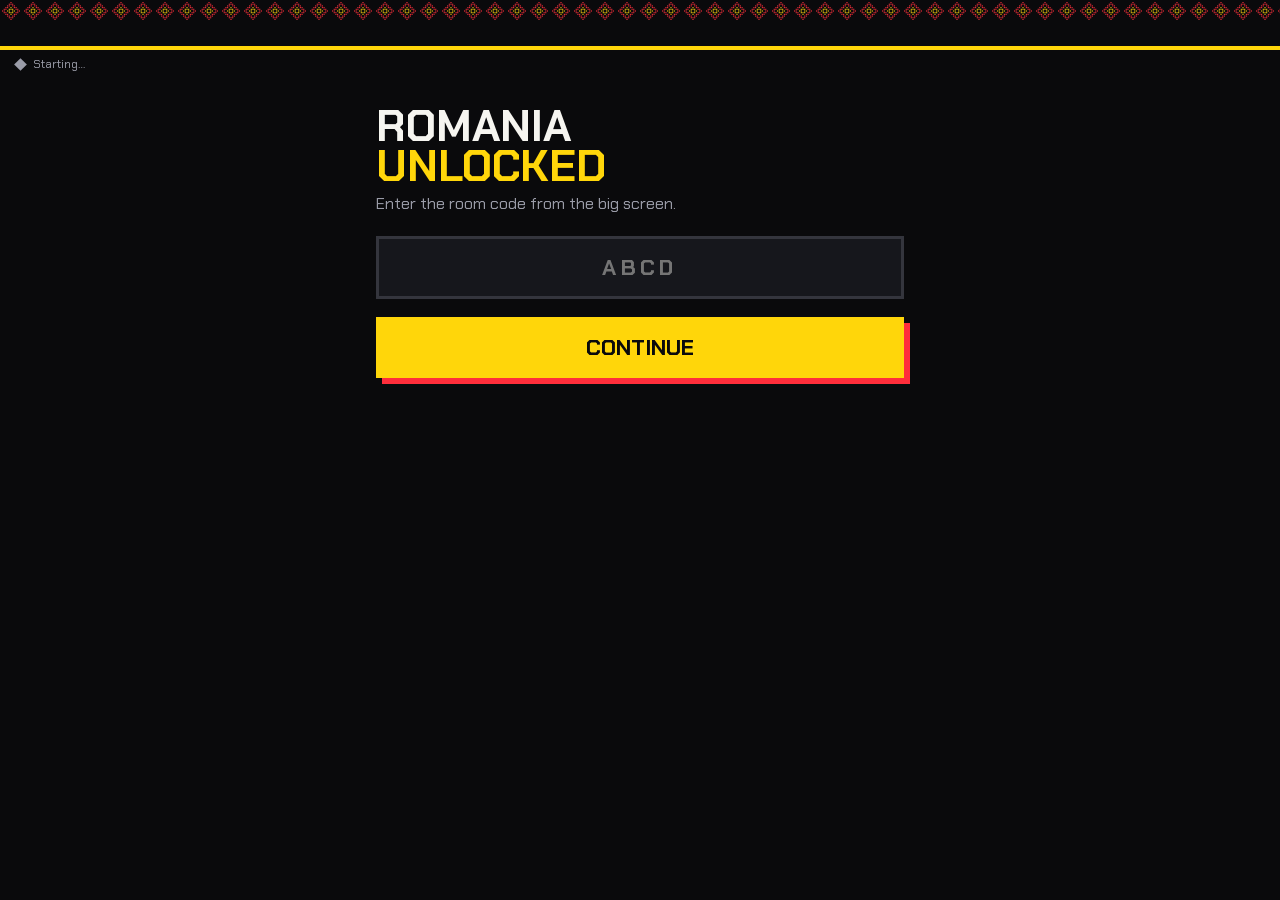
<file: play.html>
<!DOCTYPE html>
<html lang="en">
<head>
<meta charset="utf-8">
<meta name="viewport" content="width=device-width, initial-scale=1, viewport-fit=cover">
<meta name="theme-color" content="#0a0a0c">
<title>Romania: Unlocked — Play</title>
<link rel="preconnect" href="https://fonts.googleapis.com">
<link rel="preconnect" href="https://fonts.gstatic.com" crossorigin>
<link href="https://fonts.googleapis.com/css2?family=Chakra+Petch:wght@400;500;600;700&display=swap" rel="stylesheet">
<style>
:root { --ink:#0a0a0c; --char:#17181d; --y:#ffd60a; --b:#2f6bff; --r:#ff2e3b; --w:#f6f5f0; --mute:#9a9ca8; --tc:#ffd60a; --font:'Chakra Petch','Segoe UI',system-ui,sans-serif; }
* { box-sizing:border-box; min-width:0; -webkit-tap-highlight-color:transparent; }
html,body { margin:0; min-height:100%; background:var(--ink); color:var(--w); font-family:var(--font); }
body { padding:env(safe-area-inset-top) env(safe-area-inset-right) env(safe-area-inset-bottom) env(safe-area-inset-left); overscroll-behavior:none; }
button,input { font-family:var(--font); }
.band { height:22px; background:var(--m-romb) 0 center / 22px 22px repeat-x, var(--ink); }
header { display:flex; align-items:center; gap:10px; padding:12px 16px; border-bottom:4px solid var(--tc); }
header .who { font-weight:700; font-size:17px; white-space:nowrap; overflow:hidden; text-overflow:ellipsis; }
header .team { margin-left:auto; font-size:14px; font-weight:700; color:var(--tc); text-align:right; line-height:1.15; }
header .team b { display:block; font-size:22px; }
.st { font-size:12px; padding:6px 16px; color:var(--mute); display:flex; gap:8px; align-items:center; }
.dot { width:9px; height:9px; transform:rotate(45deg); background:var(--mute); flex:none; }
.dot.online { background:#00d1a0; } .dot.offline,.dot.nohost { background:var(--r); } .dot.connecting,.dot.reconnecting { background:var(--y); animation:bl 1s infinite; }
@keyframes bl { 50% { opacity:.3; } }
main { padding:18px 16px 40px; max-width:560px; margin:0 auto; }
h1 { font-size:44px; line-height:.92; margin:10px 0 6px; }
h1 span { color:var(--y); display:block; }
.lead { color:var(--mute); font-size:16px; margin:0 0 22px; }
label { display:block; font-size:13px; font-weight:700; color:var(--mute); margin:18px 0 8px; }
input[type=text] { width:100%; font-size:22px; padding:14px; background:#16171c; color:var(--w); border:3px solid #34353d; outline:none; text-transform:none; }
input[type=text]:focus { border-color:var(--y); }
.btn { width:100%; margin-top:18px; font-size:22px; font-weight:700; padding:16px; border:0; background:var(--y); color:var(--ink); box-shadow:6px 6px 0 var(--r); }
.btn:disabled { opacity:.4; }
.teams { display:flex; flex-direction:column; gap:10px; }
.tb { display:flex; align-items:center; gap:12px; width:100%; font-size:19px; font-weight:700; padding:14px; background:transparent; color:var(--w); border:3px solid var(--c); text-align:left; }
.tb.on { background:var(--c); color:var(--ink); }
.tb i { width:14px; height:14px; background:var(--c); transform:rotate(45deg); flex:none; }
.tb.on i { background:var(--ink); }
.wait { text-align:center; padding-top:30px; }
.gem { width:120px; height:120px; margin:10px auto 26px; background:var(--m-romb) center / 120px 120px no-repeat; animation:spin 6s linear infinite; }
@keyframes spin { to { transform:rotate(360deg); } }
.wait h2 { font-size:30px; margin:0 0 8px; }
.wait p { color:var(--mute); margin:0; font-size:16px; }
.label { font-size:13px; font-weight:700; color:var(--y); margin-bottom:6px; }
.q { font-size:24px; line-height:1.2; font-weight:700; margin:0 0 16px; }
.opts { display:flex; flex-direction:column; gap:10px; }
.o { position:relative; display:flex; align-items:center; gap:14px; width:100%; min-height:64px; padding:12px 16px; font-size:20px; font-weight:700; text-align:left; background:#16171c; color:var(--w); border:3px solid #34353d; transition:transform .1s, background .2s; }
.o:active { transform:scale(.98); }
.o em { font-style:normal; font-size:24px; width:28px; flex:none; color:var(--y); }
.o.c1 em { color:#6f9bff; } .o.c2 em { color:var(--r); } .o.c3 em { color:var(--w); } .o.c4 em { color:#ff8a00; } .o.c5 em { color:#00d1a0; }
.o.sel { background:var(--w); color:var(--ink); border-color:var(--w); }
.o.sel em { color:var(--ink); }
.o.ok { background:var(--y); color:var(--ink); border-color:var(--y); }
.o.ok em { color:var(--ink); }
.o.no { opacity:.35; }
.o.sel.no { opacity:1; background:#3a1216; color:var(--w); border-color:var(--r); }
.o b { margin-left:auto; font-size:16px; }
.o:disabled { cursor:default; }
.tbar { height:8px; background:#24252c; margin:0 0 14px; }
.tbar i { display:block; height:100%; background:var(--y); transition:width .2s linear; }
.tbar.low i { background:var(--r); }
.msg { margin-top:16px; padding:14px; font-size:18px; font-weight:700; text-align:center; background:#16171c; }
.msg.good { background:var(--y); color:var(--ink); } .msg.bad { background:#3a1216; }
.room { display:flex; gap:10px; }
.room input { text-transform:uppercase; letter-spacing:.2em; font-weight:700; text-align:center; }
.foot { margin-top:30px; font-size:12px; color:#5b5d68; text-align:center; }
.link { background:none; border:0; color:var(--mute); text-decoration:underline; font-size:14px; margin-top:16px; padding:8px; }
</style>
</head>
<body>
<div class="band"></div>
<header id="hdr" hidden><div class="who" id="h-name"></div><div class="team" id="h-team"></div></header>
<div class="st"><span class="dot" id="dot"></span><span id="st">Starting…</span></div>
<main id="app"></main>

<script src="vendor/peerjs.min.js"></script>
<script src="js/motifs.js"></script>
<script src="js/net.js"></script>
<script>
{
const $ = (s) => document.querySelector(s);
const esc = (s) => String(s == null ? '' : s).replace(/[&<>"']/g, (c) => ({ '&':'&amp;','<':'&lt;','>':'&gt;','"':'&quot;',"'":'&#39;' }[c]));
const LET = 'ABCDEFGH';
document.documentElement.style.setProperty('--m-romb', motifURI('romb', { cell: 6, pad: 1 }));

const params = new URLSearchParams(location.search);
const local = params.has('local');
// Local test mode: several "phones" can run as tabs in one browser, so identity is per tab.
const store = (() => { try { return local ? sessionStorage : localStorage; } catch (e) { return null; } })();
const KEY = 'ru-player-v1';
let me = {};
try { me = JSON.parse(store.getItem(KEY)) || {}; } catch (e) {}
if (!me.pid) me.pid = 'p' + Math.random().toString(36).slice(2, 10) + Date.now().toString(36).slice(-4);
const saveMe = () => { try { store.setItem(KEY, JSON.stringify(me)); } catch (e) {} };
saveMe();
let room = (location.hash || '').replace('#', '').toUpperCase().replace(/[^A-Z]/g, '').slice(0, 4);
let net = null, joined = false, state = null, myVotes = {}, timerAt = 0, view = '';

function setStatus(s) {
  $('#dot').className = 'dot ' + s;
  $('#st').textContent = { online: 'Connected · room ' + room, connecting: 'Connecting…', reconnecting: 'Reconnecting…', offline: 'No internet — retrying…', nohost: 'Waiting for the host screen (room ' + room + ')…' }[s] || s;
  if (s === 'online' && me.name && me.room === room) hello();
}
function hello() { net.send({ t: 'hello', pid: me.pid, name: me.name, team: me.team }); }
function connect() {
  if (net) return;
  net = new PlayerNet(room, { local, onStatus: setStatus, onMessage });
  net.start();
  setInterval(() => net.send({ t: 'ping', pid: me.pid }), 10000);
}
function onMessage(m) {
  if (!m || typeof m !== 'object') return;
  if (m.t === 'welcome' && m.you && m.you.pid === me.pid) {
    me.team = m.you.team; me.name = m.you.name; saveMe(); joined = true; render();
  } else if (m.t === 'state') {
    state = m;
    if (m.poll && m.poll.mine != null) myVotes[m.poll.id] = m.poll.mine;
    if (m.poll && m.poll.timer) timerAt = Date.now();
    render();
  } else if (m.t === 'ack') {
    myVotes[m.pollId] = m.choice; render();
  } else if (m.t === 'who') {
    if (me.name) hello();
  }
}
function myTeam() { return state && state.teams ? state.teams.find((t) => t.id === me.team) : null; }
function header() {
  const t = myTeam();
  const h = $('#hdr');
  if (!joined) { h.hidden = true; return; }
  h.hidden = false;
  document.documentElement.style.setProperty('--tc', t ? t.color : '#ffd60a');
  $('#h-name').textContent = me.name || '';
  $('#h-team').innerHTML = t ? `${esc(t.name)}<b>${t.xp} XP</b>` : '';
}

function render() {
  header();
  const app = $('#app');
  if (!room) return renderRoom(app);
  if (!me.name || me.room !== room || !joined) return renderJoin(app);
  if (view === 'team') return renderTeams(app);
  const p = state && state.poll;
  if (!p) return renderWait(app);
  renderPoll(app, p);
}
function renderRoom(app) {
  app.innerHTML = `<h1>ROMANIA<span>UNLOCKED</span></h1><p class="lead">Enter the room code from the big screen.</p>
    <div class="room"><input type="text" id="room" maxlength="4" autocomplete="off" autocapitalize="characters" placeholder="ABCD"></div>
    <button class="btn" id="go">CONTINUE</button>`;
  const go = () => { const v = $('#room').value.toUpperCase().replace(/[^A-Z]/g, ''); if (v.length === 4) { room = v; location.hash = v; connect(); render(); } };
  $('#go').onclick = go; $('#room').onkeydown = (e) => { if (e.key === 'Enter') go(); };
}
function renderJoin(app) {
  if (app.dataset.v === 'join') return;
  app.dataset.v = 'join';
  app.innerHTML = `<h1>ROMANIA<span>UNLOCKED</span></h1><p class="lead">Room <b style="color:var(--y)">${esc(room)}</b> · You'll be placed in a team — you can switch after joining.</p>
    <label for="nm">YOUR NAME</label><input type="text" id="nm" maxlength="18" autocomplete="nickname" value="${esc(me.name || '')}" placeholder="e.g. Ana">
    <button class="btn" id="join">JOIN THE GAME</button><div class="foot">No account needed. Your name is only shown on the big screen.</div>`;
  const go = () => {
    const v = $('#nm').value.replace(/\s+/g, ' ').trim().slice(0, 18);
    if (!v) { $('#nm').focus(); return; }
    me.name = v; me.room = room; saveMe();
    $('#join').disabled = true; $('#join').textContent = 'JOINING…';
    hello();
    setTimeout(() => { if (!joined && $('#join')) { $('#join').disabled = false; $('#join').textContent = 'JOIN THE GAME'; } }, 6000);
  };
  $('#join').onclick = go; $('#nm').onkeydown = (e) => { if (e.key === 'Enter') go(); };
}
function renderTeams(app) {
  app.dataset.v = 'teams';
  const ts = (state && state.teams) || [];
  app.innerHTML = `<h1 style="font-size:34px">PICK YOUR<span>TEAM</span></h1><div class="teams">${ts.map((t) => `<button class="tb ${t.id === me.team ? 'on' : ''}" style="--c:${t.color}" data-t="${t.id}"><i></i>${esc(t.name)}</button>`).join('')}</div>
    <button class="btn" id="done">DONE</button>`;
  app.querySelectorAll('[data-t]').forEach((b) => b.onclick = () => { me.team = b.dataset.t; saveMe(); net.send({ t: 'team', pid: me.pid, team: me.team }); renderTeams(app); });
  $('#done').onclick = () => { view = ''; render(); };
}
function renderWait(app) {
  app.dataset.v = 'wait';
  const t = myTeam();
  app.innerHTML = `<div class="wait"><div class="gem"></div><div class="label">${esc((state && state.label) || 'GET READY')}</div><h2>Eyes on the big screen</h2><p>Voting buttons appear here when a question opens.</p>
    ${t ? `<button class="link" id="sw">Switch team (now: ${esc(t.name)})</button>` : ''}</div>`;
  const sw = $('#sw'); if (sw) sw.onclick = () => { view = 'team'; render(); };
}
function renderPoll(app, p) {
  app.dataset.v = 'poll';
  const mine = myVotes[p.id];
  const total = p.counts ? p.counts.reduce((a, b) => a + b, 0) : 0;
  let msg = '';
  if (p.revealed && p.correct != null) {
    if (mine == null) msg = '<div class="msg">You didn\'t vote this time.</div>';
    else if (mine === p.correct) msg = '<div class="msg good">CORRECT! Your team scores.</div>';
    else msg = '<div class="msg bad">Not this time — the answer is ' + LET[p.correct] + '.</div>';
  } else if (!p.open) msg = '<div class="msg">' + (mine != null ? 'Vote locked in.' : 'Voting is closed.') + '</div>';
  else if (mine != null) msg = '<div class="msg">Vote sent — you can still change it.</div>';
  const tm = p.timer;
  app.innerHTML = `<div class="label">${esc(state.label || '')}</div>
    ${tm ? `<div class="tbar" id="tbar"><i></i></div>` : ''}
    <p class="q">${esc(p.q)}</p>
    <div class="opts">${p.options.map((o, i) => {
      let cls = 'o c' + i;
      if (mine === i) cls += ' sel';
      if (p.revealed && p.correct != null) cls += i === p.correct ? ' ok' : ' no';
      const pct = p.counts && total ? Math.round(p.counts[i] / total * 100) + '%' : '';
      return `<button class="${cls}" data-i="${i}" ${p.open ? '' : 'disabled'}><em>${LET[i]}</em><span>${esc(o)}</span><b>${pct}</b></button>`;
    }).join('')}</div>${msg}`;
  app.querySelectorAll('[data-i]').forEach((b) => b.onclick = () => {
    if (!p.open) return;
    const i = +b.dataset.i;
    myVotes[p.id] = i;
    if (navigator.vibrate) { try { navigator.vibrate(30); } catch (e) {} }
    net.send({ t: 'answer', pid: me.pid, pollId: p.id, choice: i });
    renderPoll(app, p);
  });
  drawTimer();
}
function drawTimer() {
  const bar = $('#tbar');
  const p = state && state.poll;
  if (!bar || !p || !p.timer) return;
  const el = p.timer.running ? (Date.now() - timerAt) / 1000 : 0;
  const left = Math.max(0, p.timer.left - el);
  bar.querySelector('i').style.width = (p.timer.total ? left / p.timer.total * 100 : 0) + '%';
  bar.classList.toggle('low', left <= 5);
}
setInterval(drawTimer, 250);
document.addEventListener('visibilitychange', () => { if (!document.hidden && net && me.name) { net.send({ t: 'sync', pid: me.pid }); } });

if (room) connect();
render();
}
</script>
</body>
</html>
</file>
<file: css/host.css>
/* ROMANIA: UNLOCKED — host screen
   VOICE  game show at an arcade, warm and loud
   IDEA   cross-stitch embroidery = pixel art; every motif is a stitched pixel grid
   COLOUR near-black field, vivid yellow lead, electric blue support, red accent
   TYPE   Chakra Petch everywhere
   LAYOUT 1920x1080 stage scaled to the projector; each level has its own composition */

:root {
  --ink: #0a0a0c; --char: #17181d; --char2: #22232a; --line: #33343c;
  --y: #ffd60a; --b: #2f6bff; --b2: #1d3cff; --r: #ff2e3b; --w: #f6f5f0; --mute: #9a9ca8;
  --font: 'Chakra Petch', 'Segoe UI', system-ui, sans-serif;
}
* { box-sizing: border-box; min-width: 0; }
html, body { margin: 0; height: 100%; background: #000; color: var(--w); font-family: var(--font); overflow: hidden; }
button { font-family: var(--font); cursor: pointer; }
#viewport { position: fixed; inset: 0; background: #000; overflow: hidden; }
#stage { position: absolute; left: 50%; top: 50%; width: 1920px; height: 1080px; transform-origin: center; overflow: hidden; background: var(--ink); }
#screen { position: absolute; inset: 0; }
#fx { position: absolute; inset: 0; pointer-events: none; z-index: 90; }

/* ---------- shared ---------- */
.kicker { font-size: 26px; font-weight: 600; color: var(--y); letter-spacing: .06em; }
h2 { margin: 0; font-size: 96px; line-height: .95; font-weight: 700; }
.chip { display: inline-block; padding: 6px 16px; font-size: 22px; font-weight: 600; border: 2px solid currentColor; }
.chip.y { background: var(--y); color: var(--ink); border-color: var(--y); }
.anim { animation: inUp .7s cubic-bezier(.2,.8,.2,1) both; }
@keyframes inUp { from { opacity: 0; transform: translateY(40px); } }
@keyframes pulse { 50% { transform: scale(1.12); opacity: .55; } }
@keyframes blink { 50% { opacity: .25; } }

.ph { position: relative; overflow: hidden; background: var(--char); }
.ph img { position: absolute; inset: 0; width: 100%; height: 100%; object-fit: cover; opacity: 0; transition: opacity .6s; }
.ph img.ok { opacity: 1; }
.ph .fb { position: absolute; inset: 0; background: var(--m-romb-dim) 0 0 / 78px 78px, linear-gradient(135deg, #24252d, #0e0f13); display: flex; align-items: flex-end; padding: 30px; }
.ph .fb b { font-size: 44px; color: var(--y); font-weight: 700; text-transform: uppercase; }
.ph .fb i { position: absolute; left: 50%; top: 45%; width: 200px; height: 200px; transform: translate(-50%,-50%); background: var(--m-romb) center / contain no-repeat; opacity: .9; }

/* options */
.opts { display: flex; gap: 20px; }
.opt { flex: 1; position: relative; overflow: hidden; display: flex; align-items: center; min-height: 116px; padding: 0 30px; background: #16171c; border: 3px solid #2c2d35; font-size: 42px; font-weight: 600; line-height: 1.05; transition: opacity .4s, background .3s, transform .3s; }
.opt > em, .opt > span, .opt > .pct, .opt > div { position: relative; z-index: 1; }
.opt em { font-style: normal; font-size: 50px; font-weight: 700; margin-right: 24px; color: var(--y); }
.opt.o1 em { color: #6f9bff; } .opt.o2 em { color: var(--r); } .opt.o3 em { color: var(--w); } .opt.o4 em { color: #ff8a00; } .opt.o5 em { color: #00d1a0; }
.opt .bar, .tr-row .bar, .fv .bar, .sv-c .bar, .tfz .bar { position: absolute; left: 0; top: 0; bottom: 0; width: 0; background: rgba(255,214,10,.18); transition: width .7s cubic-bezier(.2,.8,.2,1); z-index: 0; }
.opt .pct { margin-left: auto; font-size: 38px; color: var(--y); padding-left: 16px; }
.opt.ok { background: var(--y); color: var(--ink); border-color: var(--y); animation: pop .5s; }
.opt.ok em, .opt.ok .pct { color: var(--ink); }
.opt.ok .bar { background: rgba(0,0,0,.14); }
.opt.no { opacity: .32; }
.opt.lead { border-color: var(--y); box-shadow: inset 0 0 0 3px var(--y); }
@keyframes pop { 40% { transform: scale(1.04); } }

/* corner: timer + vote hint */
.corner { position: absolute; top: 96px; right: 40px; display: flex; gap: 18px; align-items: center; z-index: 20; }
.votehint { display: flex; align-items: center; gap: 16px; background: rgba(10,10,12,.86); border: 2px solid rgba(255,255,255,.14); padding: 10px 18px 10px 10px; }
.vh-qr { width: 96px; height: 96px; background: #fff; }
.vh-qr svg { width: 100%; height: 100%; display: block; }
.vh-t { display: flex; flex-direction: column; gap: 2px; }
.vh-t b { font-size: 22px; } .vh-t span { font-size: 20px; color: var(--mute); }
.vh-t i { font-style: normal; color: var(--y); font-size: 24px; font-weight: 700; letter-spacing: .08em; }
.answered { font-size: 22px; color: var(--w); min-width: 150px; text-align: right; }
.timer { position: relative; width: 116px; height: 116px; flex: none; }
.timer.none, .rv .timer { display: none; }
.timer svg { width: 100%; height: 100%; transform: rotate(-90deg); }
.timer circle { fill: none; stroke-width: 9; }
.t-bg { stroke: #2a2b33; } .t-fg { stroke: var(--y); stroke-dasharray: 100; stroke-dashoffset: calc(100 - var(--f, 1) * 100); transition: stroke-dashoffset .12s linear; }
.timer .t-n { position: absolute; inset: 0; display: grid; place-items: center; font-size: 42px; font-weight: 700; }
.timer .t-k { display: none; }
.timer.low .t-fg { stroke: var(--r); } .timer.low { animation: pulse .5s infinite; }
.timer:not(.run) .t-n { color: var(--mute); }
.timer.big { width: 260px; height: 260px; } .timer.big .t-n { font-size: 110px; }
.timer.big .t-k { display: block; position: absolute; left: 0; right: 0; bottom: -36px; text-align: center; font-size: 18px; color: var(--mute); }

.tag { display: inline-block; padding: 6px 16px; font-size: 24px; font-weight: 700; color: var(--ink); background: var(--w); }
.tag.t-MYTH { background: var(--r); color: var(--w); } .tag.t-FACT { background: var(--y); } .tag.t-HISTORY { background: var(--b); color: var(--w); }
.tag.t-TRADITION { background: #00d1a0; } .tag.t-JOKE { background: #ff8a00; } .tag.t-STEREOTYPE { background: #b48cff; } .tag.unk { background: #2a2b33; color: var(--mute); }

.cta { position: absolute; right: 70px; bottom: 56px; display: flex; gap: 20px; align-items: center; background: var(--y); color: var(--ink); border: 0; font-size: 34px; font-weight: 700; padding: 20px 34px; box-shadow: 8px 8px 0 var(--r); }
.cta span { font-size: 18px; border: 2px solid var(--ink); padding: 2px 8px; }

/* ---------- HUD ---------- */
#hud { position: absolute; top: 0; left: 0; right: 0; height: 74px; z-index: 50; display: flex; align-items: center; gap: 26px; padding: 0 30px; background: var(--ink); border-bottom: 2px solid #22232a; font-size: 21px; pointer-events: none; }
#hud.hide { display: none; }
.hud-l { font-weight: 600; color: var(--mute); white-space: nowrap; flex: none; max-width: 560px; overflow: hidden; text-overflow: ellipsis; }
.hud-teams { display: flex; gap: 12px; margin-left: auto; }
.ht { position: relative; display: flex; gap: 14px; align-items: center; min-width: 220px; padding: 8px 14px; background: rgba(255,255,255,.07); border-left: 6px solid var(--tc); }
.ht span { font-weight: 600; white-space: nowrap; overflow: hidden; text-overflow: ellipsis; }
.ht b { margin-left: auto; font-size: 26px; color: var(--tc); }
.ht i { position: absolute; left: 0; bottom: 0; height: 3px; background: var(--tc); transition: width .6s; }
.ht.act { background: rgba(255,255,255,.16); }
.hud-r { white-space: nowrap; color: var(--mute); flex: none; }
.hud-r b { color: var(--w); } .hud-r i { font-style: normal; color: var(--y); font-weight: 700; letter-spacing: .06em; }
.net { display: inline-block; width: 12px; height: 12px; margin-right: 8px; background: var(--mute); transform: rotate(45deg); }
.net.n-online, .net.n-local { background: #00d1a0; } .net.n-offline { background: var(--r); }
.net.n-connecting, .net.n-claiming, .net.n-reconnecting { background: var(--y); animation: blink 1s infinite; }

/* ---------- INTRO ---------- */
.scr-intro .bg, .bg { position: absolute; inset: 0; }
.bg .ph { position: absolute; inset: 0; }
.bg .duo img { filter: grayscale(1) contrast(1.25) brightness(.72); }
.scr-intro .bg::after { content: ''; position: absolute; inset: 0; background: linear-gradient(90deg, rgba(10,10,12,.96) 0%, rgba(10,10,12,.72) 48%, rgba(29,60,255,.42) 100%); mix-blend-mode: normal; }
.intro-band { position: absolute; top: 0; bottom: 0; width: 84px; background: var(--m-romb) center 0 / 84px 84px repeat-y, var(--ink); z-index: 2; animation: bandScroll 18s linear infinite; }
.intro-band.l { left: 0; } .intro-band.r { right: 0; animation-direction: reverse; }
@keyframes bandScroll { to { background-position: center 840px, 0 0; } }
.intro-main { position: absolute; left: 180px; top: 120px; right: 180px; z-index: 3; }
.eyebrow-row { display: flex; align-items: center; gap: 26px; margin-bottom: 30px; }
.eyebrow-row .chip { color: var(--y); }
.flags { display: flex; gap: 10px; }
.flags .flag { width: 54px; height: 36px; display: block; }
.glitch { position: relative; margin: 0; font-size: 290px; line-height: .8; font-weight: 700; letter-spacing: -.01em; color: var(--w); }
.glitch.y { color: var(--y); }
.glitch::before, .glitch::after { content: attr(data-text); position: absolute; inset: 0; pointer-events: none; opacity: 0; }
.glitch::before { color: var(--r); animation: gl1 5s infinite steps(1); }
.glitch::after { color: var(--b); animation: gl2 5s infinite steps(1); }
@keyframes gl1 { 0%, 91%, 100% { opacity: 0; } 92% { opacity: .9; transform: translate(-8px, 2px); clip-path: inset(10% 0 55% 0); } 94% { opacity: .9; transform: translate(6px,-3px); clip-path: inset(60% 0 8% 0); } 96% { opacity: 0; } }
@keyframes gl2 { 0%, 92%, 100% { opacity: 0; } 93% { opacity: .9; transform: translate(8px, 0); clip-path: inset(40% 0 30% 0); } 95% { opacity: .9; transform: translate(-6px, 3px); clip-path: inset(5% 0 75% 0); } 97% { opacity: 0; } }
.sub { margin: 46px 0 0; font-size: 46px; font-weight: 600; letter-spacing: .18em; }
.start-btn { margin-top: 64px; background: var(--y); color: var(--ink); border: 0; font-size: 58px; font-weight: 700; padding: 26px 64px; box-shadow: 12px 12px 0 var(--r); transition: transform .15s; }
.start-btn:hover { transform: translate(-3px,-3px); }
.start-btn span { animation: blink 1.1s steps(1) infinite; }
.intro-tools { position: absolute; left: 0; top: 860px; display: flex; gap: 14px; }
.tool { background: transparent; color: var(--mute); border: 2px solid #3a3b44; font-size: 20px; padding: 10px 18px; }
.tool:hover { color: var(--w); border-color: var(--w); }
.boot { position: absolute; inset: 0; z-index: 10; background: var(--ink); display: none; align-items: center; justify-content: center; }
.boot.on { display: flex; animation: inFade .2s; }
@keyframes inFade { from { opacity: 0; } }
.boot-in { width: 1100px; }
.boot-pct { font-size: 240px; font-weight: 700; color: var(--y); line-height: 1; }
.boot-bar { height: 42px; margin: 30px 0; background: #1b1c22; border: 3px solid var(--w); overflow: hidden; }
.boot-bar i { display: block; height: 100%; width: 0; background: var(--m-romb) 0 0 / 36px 36px repeat-x, var(--y); }
.boot-line { font-size: 40px; font-weight: 600; letter-spacing: .1em; }

/* ---------- LOBBY ---------- */
.lobby { position: absolute; inset: 0; background: var(--m-star-dim) 0 0 / 90px 90px, var(--ink); }
.lb-left { position: absolute; left: 100px; top: 150px; width: 640px; }
.lb-left h2 { font-size: 170px; margin: 20px 0 40px; }
.lb-code span { display: block; font-size: 24px; color: var(--mute); }
.lb-code b { font-size: 140px; line-height: 1; color: var(--y); letter-spacing: .08em; }
.lb-url { margin-top: 20px; font-size: 30px; word-break: break-all; color: var(--w); }
.lb-warn { margin-top: 20px; padding: 14px 18px; background: var(--r); font-size: 22px; }
.lb-net { margin-top: 18px; font-size: 22px; color: var(--mute); }
.lobby .lb-qr { position: absolute; left: 780px; top: 170px; width: 560px; }
.lb-qr svg { display: block; width: 100%; height: auto; background: #fff; padding: 24px; }
.lb-scan { margin-top: 16px; text-align: center; font-size: 34px; font-weight: 700; color: var(--y); letter-spacing: .3em; }
.lb-teams { display: flex; flex-direction: column; gap: 22px; }
.lobby .lb-teams { position: absolute; left: 1400px; right: 70px; top: 150px; bottom: 170px; overflow: hidden; }
.lbt { border-left: 8px solid var(--tc); padding: 6px 0 6px 20px; }
.lbt h3 { margin: 0 0 10px; font-size: 34px; color: var(--tc); display: flex; justify-content: space-between; align-items: baseline; gap: 10px; }
.lbt h3 small { font-size: 18px; color: var(--mute); }
.lbt-names { display: flex; flex-wrap: wrap; gap: 8px; }
.lbt-names span { font-size: 22px; padding: 4px 10px; background: rgba(255,255,255,.06); color: var(--mute); }
.lbt-names span.on { color: var(--w); background: rgba(255,255,255,.14); animation: inUp .4s; }
.lbt-names em { font-size: 20px; color: #5a5c66; }

/* ---------- MAP (mission path) ---------- */
.scr-map { background: radial-gradient(ellipse at 50% 70%, #1a1f3d 0%, var(--ink) 70%); }
.scr-map::before { content: ''; position: absolute; inset: 0; background: var(--m-star-dim) 0 0 / 90px 90px; opacity: .8; }
.map-head { position: absolute; left: 90px; right: 90px; top: 100px; display: flex; justify-content: space-between; align-items: flex-end; z-index: 2; }
.map-head h2 { font-size: 90px; margin-top: 8px; }
.prog { display: flex; align-items: center; gap: 18px; font-size: 22px; color: var(--mute); }
.prog-bar { width: 420px; height: 26px; border: 3px solid var(--w); background: #111; }
.prog-bar i { display: block; height: 100%; background: var(--m-romb) 0 0 / 20px 20px repeat-x, var(--y); }
.prog b { font-size: 40px; color: var(--w); }
.thread { position: absolute; inset: 0; width: 1920px; height: 1080px; z-index: 1; }
.th-bg { fill: none; stroke: #3b3d48; stroke-width: 9; stroke-dasharray: 22 16; }
.th-done { fill: none; stroke: var(--y); stroke-width: 9; stroke-dasharray: var(--p) 1; }
.node { position: absolute; transform: translate(-50%,-50%); background: none; border: 0; padding: 0; color: var(--w); z-index: 3; }
.gem { position: relative; display: grid; place-items: center; width: 150px; height: 150px; }
.gem::before { content: ''; position: absolute; inset: 0; background: var(--w); clip-path: polygon(50% 0, 100% 50%, 50% 100%, 0 50%); }
.gem i { position: absolute; inset: 8px; clip-path: polygon(50% 0, 100% 50%, 50% 100%, 0 50%); background: #2a2b33; }
.gem b { position: relative; font-size: 50px; font-weight: 700; }
.node.boss .gem { width: 210px; height: 210px; } .node.boss .gem b { font-size: 44px; }
.node.locked .gem::before { background: #3a3b44; } .node.locked .gem i { background: #1b1c22 var(--m-hook-k); } .node.locked .gem b { color: #5b5d68; }
.node.open .gem i { background: var(--b); }
.node.cur .gem i { background: var(--y); } .node.cur .gem b { color: var(--ink); }
.node.cur .gem::after { content: ''; position: absolute; inset: -22px; border: 5px solid var(--y); transform: rotate(45deg) scale(.72); animation: ring 1.4s infinite; }
@keyframes ring { 0% { transform: rotate(45deg) scale(.72); opacity: 1; } 100% { transform: rotate(45deg) scale(1.05); opacity: 0; } }
.node.done .gem i { background: var(--r) var(--m-romb-dim); }
.node.boss:not(.locked) .gem i { background: var(--r); } .node.boss.cur .gem b { color: var(--w); }
.node.just .gem { animation: unlock 1.2s cubic-bezier(.2,.8,.2,1) .4s both; }
@keyframes unlock { 0% { transform: scale(.4) rotate(-90deg); filter: brightness(3); } 60% { transform: scale(1.15); } 100% { transform: none; } }
.node.shake { animation: shake .4s; }
@keyframes shake { 25% { margin-left: -12px; } 50% { margin-left: 12px; } 75% { margin-left: -6px; } }
.nl { position: absolute; left: 50%; top: calc(100% + 16px); transform: translateX(-50%); width: 270px; text-align: center; display: flex; flex-direction: column; gap: 4px; }
.nl.up { top: auto; bottom: calc(100% + 16px); }
.nl strong { font-size: 27px; line-height: 1.05; }
.nl small { font-size: 18px; color: var(--mute); }
.node.cur .nl small { color: var(--y); } .node.done .nl small { color: var(--r); }
.map-foot { position: absolute; left: 90px; right: 90px; bottom: 44px; display: flex; gap: 18px; z-index: 2; }
.ss { position: relative; flex: 1; display: flex; align-items: center; gap: 18px; padding: 14px 20px; background: rgba(255,255,255,.06); border-left: 8px solid var(--tc); font-size: 26px; overflow: hidden; }
.ss em { font-style: normal; font-size: 34px; font-weight: 700; color: var(--tc); }
.ss span { font-weight: 600; white-space: nowrap; overflow: hidden; text-overflow: ellipsis; }
.ss b { margin-left: auto; font-size: 34px; }
.ss i { position: absolute; left: 0; bottom: 0; height: 4px; background: var(--tc); }

/* ---------- LEVEL INTRO ---------- */
.lvi { position: absolute; inset: 0; display: flex; align-items: center; padding: 0 120px; gap: 70px; overflow: hidden; }
.lvi-num { font-size: 560px; font-weight: 700; line-height: .8; color: transparent; -webkit-text-stroke: 5px var(--y); flex: none; }
.lvi-txt { max-width: 1000px; }
.lvi-txt h2 { font-size: 120px; margin: 18px 0 30px; }
.lvi-txt p { font-size: 40px; line-height: 1.3; margin: 0 0 34px; }
.lvi-how { font-size: 28px; color: var(--mute); padding: 16px 0; border-top: 3px solid currentColor; border-bottom: 3px solid currentColor; }
.lvi-xp { margin-top: 26px; font-size: 30px; font-weight: 700; color: var(--y); }
.lvi-press { position: absolute; right: 80px; bottom: 60px; font-size: 26px; animation: blink 1.2s steps(1) infinite; }
.lvi-case { background: repeating-linear-gradient(0deg, rgba(255,255,255,.025) 0 2px, transparent 2px 5px), radial-gradient(circle at 20% 50%, #3a0a10, var(--ink) 60%); }
.lvi-case .lvi-num { -webkit-text-stroke-color: var(--r); }
.lvi-map { background: linear-gradient(rgba(29,60,255,.35), rgba(29,60,255,.35)), var(--m-romb-blue) 0 0 / 66px 66px, #0b1450; }
.lvi-food { background: radial-gradient(circle at 75% 40%, #4a1a08, var(--ink) 65%); }
.lvi-food .lvi-num { -webkit-text-stroke-color: #ff8a00; }
.lvi-lang { background: var(--y); color: var(--ink); }
.lvi-lang .lvi-num { -webkit-text-stroke-color: var(--ink); } .lvi-lang .kicker, .lvi-lang .lvi-xp { color: var(--r); } .lvi-lang .lvi-how { color: #4a3d00; }
.lvi-oldnew { background: linear-gradient(100deg, #3a0a10 0 50%, #0b1450 50% 100%); }
.lvi-survival { background: linear-gradient(#0e0f2a, #2a1035); }
.lvi-survival .lvi-num { -webkit-text-stroke-color: #00d1a0; }
.lvi-showdown { background: repeating-linear-gradient(-45deg, #101a5a 0 60px, #0b1450 60px 120px); }
.lvi-boss { background: radial-gradient(circle at 30% 50%, #5a0010, #120004 60%); }
.lvi-boss .lvi-num { -webkit-text-stroke-color: var(--r); font-size: 380px; animation: pulse 1.6s infinite; }

/* ---------- LEVEL CLEAR ---------- */
.clear { position: absolute; inset: 0; display: flex; flex-direction: column; align-items: center; justify-content: center; text-align: center; background: radial-gradient(circle, #2b2300 0%, var(--ink) 60%); }
.badge { position: relative; width: 300px; height: 300px; display: grid; place-items: center; margin-bottom: 40px; animation: badgeIn 1.1s cubic-bezier(.2,.8,.2,1) both; }
.b-gem { position: absolute; inset: 0; clip-path: polygon(50% 0, 100% 50%, 50% 100%, 0 50%); background: var(--m-romb) center / 120px 120px, var(--y); }
.badge b { position: relative; font-size: 110px; font-weight: 700; color: var(--ink); background: var(--y); padding: 0 16px; }
@keyframes badgeIn { 0% { transform: scale(0) rotate(-180deg); } 70% { transform: scale(1.12) rotate(10deg); } 100% { transform: none; } }
.clear h2 { font-size: 130px; margin: 14px 0 6px; }
.clear-sub { font-size: 34px; color: var(--mute); }
.clear-gains { display: flex; gap: 26px; margin-top: 46px; }
.clear-gains div { border-top: 6px solid var(--tc); padding: 14px 26px; background: rgba(255,255,255,.05); display: flex; flex-direction: column; gap: 6px; min-width: 280px; }
.clear-gains span { font-size: 24px; } .clear-gains b { font-size: 60px; color: var(--tc); }
.mvp { margin-top: 34px; font-size: 38px; }
.clear-next { margin-top: 18px; font-size: 28px; color: var(--y); }

/* ---------- L1 CASE FILE ---------- */
.case { position: absolute; inset: 0; background: repeating-linear-gradient(0deg, rgba(255,255,255,.03) 0 2px, transparent 2px 5px), radial-gradient(circle at 30% 30%, #1d0a0d, #08080a 70%); }
.case-side { position: absolute; left: 0; top: 0; bottom: 0; width: 150px; background: var(--r); color: var(--ink); display: flex; flex-direction: column; align-items: center; justify-content: space-between; padding: 110px 0 40px; }
.case-side span { writing-mode: vertical-rl; transform: rotate(180deg); font-size: 44px; font-weight: 700; letter-spacing: .3em; }
.case-side b { font-size: 76px; line-height: 1; text-align: center; } .case-side small { display: block; font-size: 30px; }
.case-top { position: absolute; left: 220px; top: 110px; display: flex; gap: 22px; align-items: center; }
.rec { font-size: 24px; font-weight: 600; color: var(--r); animation: blink 1.4s steps(1) infinite; }
.case-statement { position: absolute; left: 220px; top: 180px; width: 1030px; font-size: 80px; line-height: 1.06; font-weight: 600; transition: font-size .4s, top .4s; text-wrap: balance; }
.case.rv .case-statement { font-size: 54px; top: 170px; color: #c9cad2; }
.stamp { position: absolute; right: 110px; top: 470px; font-size: 150px; background: rgba(10,10,12,.55); font-weight: 700; padding: 0 40px; border: 14px solid currentColor; transform: rotate(-11deg); animation: slam .45s cubic-bezier(.3,1.6,.5,1) both; z-index: 5; }
.stamp.is-true { color: var(--y); } .stamp.is-false { color: var(--r); }
@keyframes slam { 0% { transform: rotate(-11deg) scale(3); opacity: 0; } 100% { transform: rotate(-11deg) scale(1); opacity: 1; } }
.case-ex { position: absolute; left: 220px; top: 330px; width: 1040px; animation: inUp .6s .25s both; }
.case-ex p { margin: 0 0 22px; font-size: 34px; line-height: 1.32; }
.intel { font-size: 30px; line-height: 1.3; color: var(--y); }
.intel b { background: var(--y); color: var(--ink); padding: 2px 12px; margin-right: 14px; font-size: 22px; vertical-align: 4px; }
.evidence { position: absolute; right: 70px; top: 190px; width: 520px; height: 440px; background: var(--w); padding: 14px 14px 56px; transform: rotate(3deg); box-shadow: 0 20px 60px rgba(0,0,0,.6); }
.evidence .ph { width: 100%; height: 100%; filter: grayscale(1) blur(7px) brightness(.7); transition: filter .8s; }
.evidence.open .ph { filter: none; }
.evidence > span { position: absolute; left: 18px; bottom: 12px; color: var(--ink); font-size: 24px; font-weight: 700; }
.case .corner { top: auto; bottom: 236px; }
.tf-zones { position: absolute; left: 150px; right: 0; bottom: 0; height: 200px; display: flex; }
.tfz { position: relative; overflow: hidden; flex: 1; display: flex; align-items: center; justify-content: center; gap: 28px; font-size: 100px; font-weight: 700; transition: opacity .4s, background .3s; }
.tfz > * { position: relative; z-index: 1; }
.tfz em { font-style: normal; font-size: 44px; padding: 2px 14px; border: 4px solid currentColor; }
.tz-t { background: #0f1c4a; border-top: 8px solid var(--b); } .tz-f { background: #3a0c12; border-top: 8px solid var(--r); }
.tz-t.ok { background: var(--b); } .tz-f.ok { background: var(--r); }
.tfz.no { opacity: .22; }
.tfz .pct { position: absolute; right: 50px; font-size: 56px; color: var(--y); }
.tfz .bar { background: rgba(255,255,255,.12); }

/* ---------- L2 MAP ---------- */
.mapov, .travel { position: absolute; inset: 0; background: radial-gradient(circle at 65% 50%, #13237a, #060a24 70%); }
.mo-head { position: absolute; left: 90px; top: 150px; width: 560px; z-index: 2; }
.mo-head h2 { font-size: 104px; margin: 16px 0 24px; }
.mo-head p { font-size: 30px; color: #c8d2ff; margin: 0 0 30px; }
.legend { display: flex; gap: 26px; font-size: 22px; color: #c8d2ff; }
.legend i { display: inline-block; width: 34px; height: 8px; margin-right: 10px; vertical-align: middle; }
.lg-r { background: #5aa0ff; } .lg-m { background: var(--w); clip-path: polygon(0 100%, 50% 0, 100% 100%); height: 18px !important; width: 22px !important; }
.mo-map { position: absolute; right: 30px; top: 90px; width: 1280px; height: 922px; }
.rmap { width: 100%; height: 100%; display: block; overflow: visible; }
.rmap .sea { fill: rgba(47,107,255,.22); }
.rmap .land { fill: #1a2c9c; stroke: var(--y); stroke-width: 5; stroke-linejoin: round; }
.rmap .land-st { fill: url(#stitch); stroke: none; }
.rmap .river { fill: none; stroke: #5aa0ff; stroke-width: 7; stroke-linecap: round; stroke-linejoin: round; }
.rmap .peak { fill: var(--w); stroke: #0b1450; stroke-width: 2; }
.rmap .nb { fill: rgba(255,255,255,.34); font-size: 22px; font-weight: 600; letter-spacing: .2em; text-anchor: middle; font-family: var(--font); }
.rmap .nb.sea { fill: #8fb3ff; font-size: 26px; }
.spot { cursor: pointer; }
.spot .ring { fill: none; stroke: var(--y); stroke-width: 5; transform-box: fill-box; transform-origin: center; animation: pulse 1.6s infinite; }
.spot .dot { fill: var(--y); stroke: var(--ink); stroke-width: 4; }
.spot .sl { fill: var(--w); font-size: 28px; font-weight: 700; text-anchor: middle; paint-order: stroke; stroke: #060a24; stroke-width: 8px; font-family: var(--font); }
.spot.v .dot { fill: var(--r); } .spot.v .ring { stroke: var(--r); animation: none; opacity: .6; }
.spot:hover .dot { fill: var(--w); }
.rmap.mini .land { fill: rgba(0,0,0,.25); stroke: var(--w); stroke-width: 6; }
.rmap.mini .land-st, .rmap.mini .peak, .rmap.mini .sea { display: none; }
.rmap.mini .spot .ring { display: none; } .rmap.mini .spot .dot { fill: rgba(255,255,255,.5); stroke: none; }
.rmap.mini .spot.act .dot { fill: var(--y); } .rmap.mini .spot.act .ring { display: block; stroke: var(--y); stroke-width: 8; }
.loc { position: absolute; inset: 0; background: var(--ink); }
.loc-photo { position: absolute; right: 0; top: 0; bottom: 0; width: 1200px; clip-path: polygon(14% 0, 100% 0, 100% 100%, 0 100%); }
.loc-photo .ph { position: absolute; inset: 0; }
.loc-panel { position: absolute; left: 0; top: 0; bottom: 0; width: 900px; padding: 120px 140px 0 90px; background: var(--b2); }
.loc-panel::after { content: ''; position: absolute; right: 0; top: 0; bottom: 0; width: 50px; background: var(--m-romb) center 0 / 50px 50px repeat-y; opacity: .9; }
.loc-panel h2 { font-size: 112px; color: var(--y); margin: 12px 0 26px; line-height: .92; }
.loc-panel .kicker { color: var(--w); }
.loc-desc { font-size: 32px; line-height: 1.3; margin: 0 0 30px; }
.facts { list-style: none; margin: 0; padding: 0; display: flex; flex-direction: column; gap: 18px; }
.facts li { position: relative; padding-left: 44px; font-size: 29px; line-height: 1.25; }
.facts li::before { content: ''; position: absolute; left: 0; top: 8px; width: 22px; height: 22px; background: var(--y); transform: rotate(45deg); }
.loc-mini { position: absolute; left: 90px; bottom: 40px; width: 300px; height: 216px; }
.loc-next { position: absolute; right: 50px; bottom: 50px; background: var(--y); color: var(--ink); font-size: 26px; font-weight: 700; padding: 12px 22px; }
.challenge { position: absolute; left: 0; right: 0; bottom: 0; padding: 60px 60px 50px; background: linear-gradient(rgba(10,10,12,0), rgba(10,10,12,.96) 30%); animation: inUp .5s both; }
.ch-h { display: flex; flex-direction: column; gap: 16px; margin-bottom: 26px; }
.ch-h h3 { margin: 0; font-size: 64px; line-height: 1.05; }
.challenge .corner { top: -110px; }
.travel .tr-head { position: absolute; left: 90px; top: 130px; z-index: 2; }
.travel .tr-head h2 { font-size: 84px; margin-top: 14px; }
.tr-map { position: absolute; left: 20px; top: 370px; width: 920px; height: 662px; opacity: .9; }
.tr-map .nb { display: none; }
.tr-map .sl { display: none; }
.tr-list { position: absolute; left: 1030px; right: 70px; top: 330px; display: flex; flex-direction: column; gap: 16px; }
.tr-row { position: relative; overflow: hidden; display: flex; align-items: center; gap: 22px; padding: 18px 26px; background: rgba(255,255,255,.06); border: 3px solid transparent; font-size: 40px; font-weight: 600; }
.tr-row > * { position: relative; z-index: 1; }
.tr-row em { font-style: normal; color: var(--y); font-size: 44px; } .tr-row .pct { margin-left: auto; color: var(--y); }
.tr-row.lead { border-color: var(--y); }

/* ---------- L3 FOOD ---------- */
.food { position: absolute; inset: 0; background: var(--ink); }
.food canvas.pix { position: absolute; inset: 0; width: 100%; height: 100%; image-rendering: pixelated; }
.food-shade { position: absolute; inset: 0; background: linear-gradient(90deg, rgba(10,10,12,.75), rgba(10,10,12,0) 55%), linear-gradient(rgba(10,10,12,0) 55%, rgba(10,10,12,.92)); }
.food-top { position: absolute; left: 80px; top: 100px; display: flex; gap: 24px; align-items: center; }
.zoom { font-size: 22px; font-weight: 600; padding: 6px 14px; border: 2px solid var(--r); color: var(--r); animation: blink 1s steps(1) infinite; }
.food.rv .zoom { border-color: #00d1a0; color: #00d1a0; animation: none; }
.food-q { position: absolute; left: 80px; top: 330px; font-size: 160px; line-height: .9; font-weight: 700; color: var(--y); text-shadow: 8px 8px 0 var(--ink); }
.food-name { position: absolute; left: 80px; bottom: 210px; font-size: 180px; font-weight: 700; line-height: .9; color: var(--y); text-shadow: 8px 8px 0 var(--ink); animation: nameIn .7s cubic-bezier(.2,.8,.2,1) both; }
@keyframes nameIn { from { transform: translateX(-120px); opacity: 0; letter-spacing: .3em; } }
.food-info { position: absolute; right: 60px; top: 110px; width: 620px; display: flex; flex-direction: column; gap: 20px; background: rgba(10,10,12,.88); padding: 30px 34px; border-left: 10px solid var(--y); animation: inUp .6s .2s both; }
.food-info b { font-size: 22px; color: var(--mute); }
.food-info p { margin: 6px 0 0; font-size: 28px; line-height: 1.3; }
.food-info .y b { color: var(--y); }
.food-opts { position: absolute; left: 80px; right: 80px; bottom: 56px; }
.food .opt { min-height: 110px; font-size: 40px; background: rgba(22,23,28,.9); }
.food.rv .corner { display: none; }
.food .opt.ok { background: var(--y); }
.foodvote { position: absolute; inset: 0; }
.fv-grid { position: absolute; inset: 0; display: grid; grid-template-columns: repeat(4, 1fr); grid-template-rows: repeat(2, 1fr); }
.fv { position: relative; overflow: hidden; border: 2px solid var(--ink); }
.fv .ph { position: absolute; inset: 0; }
.fv .fb b, .loc-photo .fb b, .bg .fb b { display: none; }
.fv-l { position: absolute; left: 0; right: 0; bottom: 0; display: flex; align-items: center; gap: 14px; padding: 60px 22px 22px; background: linear-gradient(rgba(10,10,12,0), rgba(10,10,12,.92)); z-index: 2; }
.fv-l em { font-style: normal; color: var(--y); font-size: 36px; font-weight: 700; }
.fv-l span { font-size: 34px; font-weight: 700; } .fv-l .pct { margin-left: auto; font-size: 38px; color: var(--y); }
.fv .bar { top: auto; height: 12px; background: var(--y); z-index: 3; }
.fv.lead { box-shadow: inset 0 0 0 10px var(--y); }
.fv-title { position: absolute; left: 50%; top: 50%; transform: translate(-50%,-50%); background: var(--ink); padding: 30px 60px; text-align: center; border: 6px solid var(--y); z-index: 5; box-shadow: 14px 14px 0 var(--r); }
.fv-title span { display: block; font-size: 40px; font-weight: 600; } .fv-title b { font-size: 104px; color: var(--y); line-height: 1; }
.foodvote.ph1 .fv-title, .k-foodvote.ph1 .fv-title { opacity: 0; }

/* ---------- L4 LANGUAGE ---------- */
.word, .letters { position: absolute; inset: 0; background: var(--y); color: var(--ink); }
.word .kicker, .letters .kicker { color: var(--r); }
.wd-top { position: absolute; left: 80px; top: 100px; display: flex; gap: 20px; align-items: baseline; }
.wd-n { font-size: 26px; font-weight: 700; }
.wd-big { position: absolute; left: 0; right: 0; top: 240px; text-align: center; font-weight: 700; line-height: 1; white-space: nowrap; letter-spacing: -.02em; transition: top .4s, font-size .4s; }
.word.rv .wd-big { top: 230px; }
.wd-q { position: absolute; left: 0; right: 0; top: 640px; text-align: center; font-size: 54px; font-weight: 700; }
.wd-say { position: absolute; left: 0; right: 0; top: 470px; display: flex; justify-content: center; flex-wrap: wrap; gap: 10px 40px; animation: inUp .5s both; }
.wd-say .w { display: flex; gap: 8px; }
.wd-say i, .tw-say i { font-style: normal; background: var(--ink); color: var(--y); font-size: 62px; font-weight: 700; padding: 6px 20px; }
.wd-say i.st, .tw-say i.st { background: var(--r); color: var(--w); }
.wd-mean { position: absolute; left: 0; right: 0; top: 600px; text-align: center; font-size: 76px; font-weight: 700; animation: inUp .5s .1s both; }
.wd-note { position: absolute; left: 240px; right: 240px; top: 700px; text-align: center; font-size: 30px; line-height: 1.3; animation: inUp .5s .2s both; }
.wd-repeat { position: absolute; left: 0; right: 0; top: 780px; text-align: center; font-size: 26px; font-weight: 700; color: var(--r); animation: blink 1.2s steps(1) infinite; }
.wd-opts { position: absolute; left: 80px; right: 80px; bottom: 56px; }
.word .t-bg { stroke: rgba(0,0,0,.15); } .word .t-fg { stroke: var(--ink); } .word .timer .t-n { color: var(--ink); }
.word .opt, .letters .opt { background: var(--ink); color: var(--w); border-color: var(--ink); }
.word .opt.ok { background: var(--r); border-color: var(--r); color: var(--w); } .word .opt.ok em { color: var(--w); }
.word.rv .wd-opts .opt { min-height: 90px; font-size: 34px; }
.letters h2 { position: absolute; left: 80px; top: 170px; font-size: 120px; }
.letters .kicker { position: absolute; left: 80px; top: 110px; }
.lt-row { position: absolute; left: 80px; right: 80px; top: 470px; display: flex; }
.lt { flex: 1; border-left: 4px solid var(--ink); padding: 0 24px; display: flex; flex-direction: column; gap: 10px; }
.lt b { font-size: 120px; line-height: 1; }
.lt span { font-size: 50px; font-weight: 700; color: var(--r); }
.lt small { font-size: 24px; line-height: 1.25; }
.lt-tip { position: absolute; left: 80px; bottom: 80px; font-size: 36px; font-weight: 600; }
.twister { position: absolute; inset: 0; background: radial-gradient(circle at 50% 40%, #1e1f27, var(--ink) 70%); display: flex; flex-direction: column; align-items: center; padding: 230px 120px 0; text-align: center; }
.tw-big { margin-top: 24px; font-size: 104px; line-height: 1.04; font-weight: 700; color: var(--y); text-wrap: balance; }
.tw-mean { margin-top: 20px; font-size: 34px; color: var(--mute); }
.tw-say { margin-top: 26px; display: flex; flex-wrap: wrap; justify-content: center; gap: 10px 26px; }
.tw-say .w { display: flex; gap: 6px; } .tw-say i { font-size: 40px; padding: 4px 14px; }
.tw-say.hint { font-size: 24px; color: #5b5d68; }
.wave { display: flex; gap: 7px; align-items: center; height: 120px; margin-top: 26px; }
.wave i { width: 12px; height: var(--h); background: var(--r); animation: wave 1s var(--d) infinite alternate ease-in-out; }
@keyframes wave { from { transform: scaleY(.2); } }
.tw-ctrl { display: flex; gap: 40px; align-items: center; margin-top: 24px; }
.tw-teams { display: flex; gap: 10px; }
.pick { background: transparent; color: var(--w); border: 3px solid var(--tc); font-size: 22px; font-weight: 600; padding: 10px 16px; }
.pick.on { background: var(--tc); color: var(--ink); }
.tw-xp { display: flex; gap: 14px; }
.tw-xp button { background: var(--w); color: var(--ink); border: 0; font-size: 26px; font-weight: 700; padding: 14px 22px; }
.tw-xp button.y { background: var(--y); box-shadow: 6px 6px 0 var(--r); }
.tw-xp button b { margin-left: 8px; }
.tw-rate { position: absolute; left: 80px; right: 80px; bottom: 50px; }
.tw-rate .opt { min-height: 90px; font-size: 36px; }

/* ---------- L5 OLD vs NEW ---------- */
.onw { position: absolute; inset: 0; background: var(--ink); }
.on-old, .on-both, .on-new { position: absolute; top: 0; bottom: 0; width: 33.34%; display: flex; align-items: flex-end; justify-content: center; transition: background .6s, opacity .6s; }
.on-old { left: 0; background: var(--m-romb-dim) 0 0 / 70px 70px, #24070b; }
.on-both { left: 33.33%; background: repeating-linear-gradient(90deg, #24070b 0 40px, #0b1450 40px 80px); opacity: .7; }
.on-new { right: 0; background: linear-gradient(rgba(47,107,255,.12) 2px, transparent 2px) 0 0 / 60px 60px, linear-gradient(90deg, rgba(47,107,255,.12) 2px, transparent 2px) 0 0 / 60px 60px, #071040; }
.on-old b, .on-both b, .on-new b { font-size: 220px; font-weight: 700; line-height: .8; opacity: .1; margin-bottom: 190px; }
.onw.rv.v-OLD .on-old { background: var(--m-romb) 0 0 / 70px 70px, var(--r); } .onw.rv.v-OLD .on-old b { opacity: .35; }
.onw.rv.v-NEW .on-new { background: linear-gradient(rgba(255,255,255,.2) 2px, transparent 2px) 0 0 / 60px 60px, var(--b); } .onw.rv.v-NEW .on-new b { opacity: .35; }
.onw.rv.v-BOTH .on-both { background: repeating-linear-gradient(90deg, var(--r) 0 40px, var(--b) 40px 80px); opacity: 1; } .onw.rv.v-BOTH .on-both b { opacity: .45; }
.onw.rv:not(.v-OLD) .on-old, .onw.rv:not(.v-NEW) .on-new, .onw.rv:not(.v-BOTH) .on-both { opacity: .35; }
.on-head { position: absolute; left: 80px; top: 100px; width: 1000px; z-index: 2; }
.on-head h2 { font-size: 64px; margin-top: 8px; }
.on-head { width: auto !important; max-width: 1000px; background: rgba(10,10,12,.88); padding: 14px 24px; }
.on-frame { position: absolute; left: 50%; top: 250px; width: 1000px; height: 540px; transform: translateX(-50%); border: 10px solid var(--w); box-shadow: 0 30px 80px rgba(0,0,0,.7); transition: transform .6s, width .6s, height .6s; z-index: 2; }
.on-frame .ph { position: absolute; inset: 0; }
.onw.rv .on-frame { width: 720px; height: 390px; top: 240px; }
.on-verdict { position: absolute; left: 0; right: 0; top: 640px; text-align: center; font-size: 130px; line-height: 1; font-weight: 700; color: var(--y); text-shadow: 8px 8px 0 var(--ink); z-index: 3; animation: slamC .45s cubic-bezier(.3,1.6,.5,1) both; }
@keyframes slamC { from { transform: scale(2.6); opacity: 0; } }
.on-ex { position: absolute; left: 50%; top: 790px; width: 1340px; transform: translateX(-50%); text-align: center; font-size: 31px; line-height: 1.3; background: rgba(10,10,12,.9); padding: 18px 30px; z-index: 3; animation: inUp .5s .2s both; }
.on-opts { position: absolute; left: 80px; right: 80px; bottom: 50px; z-index: 3; }
.on-opts .opt { justify-content: center; font-size: 54px; min-height: 110px; }
.onw.rv .on-opts .opt { min-height: 80px; font-size: 40px; }
.on-opts .o0 { border-color: var(--r); } .on-opts .o1 { border-color: var(--y); } .on-opts .o2 { border-color: var(--b); }
.onw .corner { top: 96px; }

/* ---------- L6 SURVIVAL ---------- */
.surv { position: absolute; inset: 0; overflow: hidden; }
.sv-sky { position: absolute; inset: 0; background: radial-gradient(2px 2px at 20% 30%, #fff, transparent), radial-gradient(2px 2px at 70% 20%, #fff, transparent), radial-gradient(3px 3px at 85% 45%, #ffd60a, transparent), radial-gradient(2px 2px at 40% 15%, #fff, transparent), linear-gradient(#0d0e28, #2a1035 80%); }
.sv-hills { position: absolute; left: 0; right: 0; bottom: 0; height: 360px; background: #12301f; clip-path: polygon(0 40%, 6% 40%, 6% 30%, 14% 30%, 14% 20%, 22% 20%, 22% 32%, 34% 32%, 34% 14%, 44% 14%, 44% 26%, 56% 26%, 56% 8%, 64% 8%, 64% 22%, 76% 22%, 76% 34%, 88% 34%, 88% 18%, 100% 18%, 100% 100%, 0 100%); opacity: .8; }
.sv-hud { position: absolute; left: 80px; top: 100px; display: flex; gap: 30px; align-items: center; font-size: 30px; font-weight: 600; }
.hearts { color: var(--r); font-size: 44px; letter-spacing: 6px; } .hearts i { font-style: normal; color: #3a3b44; }
.sv-title { position: absolute; left: 80px; top: 165px; max-width: 1100px; white-space: nowrap; font-size: 96px; line-height: 1; font-weight: 700; color: var(--y); text-shadow: 7px 7px 0 var(--r); }
.sv-box { position: absolute; left: 80px; right: 80px; top: 320px; bottom: 48px; background: var(--ink); border: 6px solid var(--w); box-shadow: 0 0 0 6px var(--ink), 16px 16px 0 6px rgba(0,0,0,.5); padding: 36px 46px; display: flex; flex-direction: column; gap: 22px; }
.sv-text { margin: 0; font-size: 44px; line-height: 1.25; font-weight: 500; }
.sv-text.type { animation: typeIn 1.2s steps(40) both; clip-path: inset(0 0 0 0); }
@keyframes typeIn { from { clip-path: inset(0 100% 0 0); } }
.sv-choices { display: flex; flex-direction: column; gap: 14px; }
.sv-c { position: relative; overflow: hidden; display: flex; align-items: center; gap: 22px; padding: 16px 26px; border: 3px solid #34353d; font-size: 38px; font-weight: 600; transition: opacity .4s; }
.sv-c > * { position: relative; z-index: 1; }
.sv-c em { font-style: normal; color: var(--y); font-size: 40px; }
.sv-c em::before { content: '► '; color: #4a4b55; }
.sv-c small { display: block; font-size: 26px; font-weight: 500; color: #d8d9e0; margin-top: 6px; }
.sv-c .pct { margin-left: auto; color: var(--y); }
.sv-c.ok { border-color: var(--y); background: rgba(255,214,10,.12); } .sv-c.ok small { color: var(--y); }
.sv-c.no { opacity: .55; }
.surv.rv .sv-c { padding: 12px 24px; font-size: 32px; }
.surv.rv .sv-text { font-size: 34px; }
.sv-culture { font-size: 27px; line-height: 1.3; margin-top: auto; animation: inUp .5s .2s both; }
.sv-culture .tag { margin-right: 14px; font-size: 20px; vertical-align: 3px; }
.surv .corner { top: 96px; }

/* ---------- L7 SHOWDOWN ---------- */
.show { position: absolute; inset: 0; background: radial-gradient(ellipse at 50% 120%, #1d3cff, #0b1450 45%, var(--ink) 80%); }
.sh-flags { position: absolute; left: 80px; right: 80px; top: 96px; display: flex; gap: 18px; }
.shf { flex: 1; display: flex; flex-direction: column; gap: 8px; transition: transform .4s, opacity .4s; }
.shf .flag { width: 100%; height: 92px; display: block; border: 4px solid rgba(255,255,255,.2); }
.shf b { font-size: 22px; } .shf span { font-size: 24px; color: var(--y); font-weight: 600; line-height: 1.15; animation: inUp .5s both; }
.shf.lit { transform: translateY(-6px); } .shf.lit .flag { border-color: var(--y); box-shadow: 0 0 30px rgba(255,214,10,.5); }
.shf.dim { opacity: .3; }
.sh-round { position: absolute; left: 80px; top: 330px; display: flex; gap: 24px; align-items: baseline; }
.sh-round span { font-size: 26px; color: var(--mute); } .sh-round b { font-size: 74px; color: var(--y); }
.show.rv .sh-round { top: 380px; }
.sh-q { position: absolute; left: 80px; right: 80px; top: 430px; font-size: 62px; line-height: 1.1; }
.show.rv .sh-q { top: 470px; font-size: 48px; }
.show .opts { position: absolute; left: 80px; right: 80px; bottom: 200px; }
.show .opts.six { display: grid; grid-template-columns: repeat(3, 1fr); gap: 16px; }
.show .opts.six .opt { min-height: 92px; font-size: 34px; }
.show.rv .opts { bottom: 170px; }
.show.rv .opt { min-height: 96px; }
.sh-share { position: absolute; left: 80px; right: 80px; bottom: 50px; background: var(--y); color: var(--ink); font-size: 36px; font-weight: 600; padding: 20px 28px; display: flex; gap: 22px; align-items: center; animation: inUp .5s .2s both; }
.sh-share b { background: var(--ink); color: var(--y); padding: 4px 14px; font-size: 26px; }
.show .corner { top: 330px; }
.show.rv .corner { display: none; }

/* ---------- L8 BOSS ---------- */
.bossq { position: absolute; inset: 0; background: repeating-linear-gradient(0deg, rgba(255,255,255,.025) 0 2px, transparent 2px 5px), radial-gradient(circle at 50% 30%, #4a0010, #0d0004 70%); }
.bs-hp { position: absolute; left: 80px; right: 80px; top: 92px; display: flex; gap: 22px; align-items: center; font-size: 26px; font-weight: 700; }
.hp { flex: 1; height: 38px; border: 4px solid var(--w); background: #2a0006; }
.hp i { display: block; height: 100%; background: linear-gradient(90deg, var(--r), #ff8a00, var(--y)); transition: width 1.2s cubic-bezier(.2,.8,.2,1); }
.bs-hp b { color: var(--y); min-width: 150px; text-align: right; }
.bs-bonus { position: absolute; left: 50%; top: 150px; transform: translateX(-50%); background: var(--y); color: var(--ink); font-size: 40px; font-weight: 700; padding: 6px 30px; animation: blink .8s steps(1) infinite; }
.bs-main { position: absolute; left: 80px; right: 640px; top: 220px; display: flex; gap: 60px; align-items: center; }
.bs-timer { flex: none; padding-bottom: 30px; }
.bs-q h2 { font-size: 70px; line-height: 1.06; margin-top: 12px; }
.bossq .opts.grid4 { position: absolute; left: 80px; right: 80px; bottom: 170px; display: grid; grid-template-columns: 1fr 1fr; gap: 18px; }
.bossq .opt { min-height: 118px; font-size: 44px; }
.bossq .opt.o0 { border-left: 12px solid var(--y); } .bossq .opt.o1 { border-left: 12px solid #6f9bff; } .bossq .opt.o2 { border-left: 12px solid var(--r); } .bossq .opt.o3 { border-left: 12px solid var(--w); }
.bs-teams { position: absolute; left: 80px; right: 80px; bottom: 40px; display: flex; gap: 18px; }
.bs-teams div { flex: 1; display: flex; align-items: baseline; gap: 14px; padding: 14px 20px; background: rgba(255,255,255,.06); border-left: 8px solid var(--tc); }
.bs-teams span { font-size: 24px; font-weight: 600; } .bs-teams b { margin-left: auto; font-size: 40px; color: var(--tc); } .bs-teams small { font-size: 20px; color: var(--y); }
.bossq .corner { top: 220px; }
.bossq.rv .bs-timer { flex: none; padding-bottom: 30px; }
.bs-q h2 { color: #d8d9e0; }
.board { position: absolute; inset: 0; display: flex; flex-direction: column; align-items: center; padding-top: 120px; background: var(--m-star-dim) 0 0 / 90px 90px, var(--ink); }
.board h2 { font-size: 140px; margin: 10px 0 50px; color: var(--y); }
.bd-rows { width: 1400px; display: flex; flex-direction: column; gap: 18px; }
.bd { position: relative; display: flex; align-items: center; gap: 30px; height: 112px; padding: 0 34px; background: rgba(255,255,255,.06); border-left: 12px solid var(--tc); overflow: hidden; animation: slideL .6s var(--d) cubic-bezier(.2,.8,.2,1) both; }
@keyframes slideL { from { transform: translateX(-200px); opacity: 0; } }
.bd > * { position: relative; z-index: 1; }
.bd em { font-style: normal; font-size: 64px; font-weight: 700; width: 60px; color: var(--tc); }
.bd span { font-size: 46px; font-weight: 700; }
.bd b { margin-left: auto; font-size: 64px; } .bd b small { font-size: 24px; margin-left: 8px; color: var(--mute); }
.bd i { position: absolute; left: 0; top: 0; bottom: 0; z-index: 0; background: linear-gradient(90deg, rgba(255,255,255,.1), rgba(255,255,255,.02)); }
.bd.first { box-shadow: inset 0 0 0 4px var(--y); }
.podium { position: absolute; inset: 0; display: flex; flex-direction: column; align-items: center; background: radial-gradient(circle at 50% 100%, #3a2c00, var(--ink) 65%); padding-top: 110px; }
.podium .kicker { font-size: 36px; }
.pd-row { position: absolute; left: 0; right: 0; bottom: 0; display: flex; justify-content: center; align-items: flex-end; gap: 40px; }
.pd { width: 440px; display: flex; flex-direction: column; align-items: center; }
.pd-name { font-size: 48px; font-weight: 700; text-align: center; margin-bottom: 20px; animation: inUp .6s calc(var(--d) + .9s) both; color: var(--tc); }
.pd-name b { display: block; font-size: 36px; color: var(--w); }
.pd-col { width: 100%; height: var(--h); background: var(--m-romb-dim) center 20px / 90px 90px, var(--tc); display: flex; justify-content: center; padding-top: 30px; animation: grow 1s var(--d) cubic-bezier(.2,.8,.2,1) both; transform-origin: bottom; }
@keyframes grow { from { transform: scaleY(0); } }
.pd-col em { font-style: normal; font-size: 150px; font-weight: 700; color: var(--ink); line-height: 1; }
.crown { display: block; width: 120px; height: 72px; margin: 0 auto 12px; background: var(--y); clip-path: polygon(0 100%, 0 20%, 25% 55%, 50% 0, 75% 55%, 100% 20%, 100% 100%); }
.unl { position: absolute; inset: 0; display: flex; flex-direction: column; align-items: center; justify-content: center; text-align: center; background: radial-gradient(circle, #1d3cff 0%, #0b1450 40%, var(--ink) 75%); }
.unl .glitch { font-size: 250px; }
.unl-band { position: absolute; left: 0; right: 0; top: 70px; height: 70px; background: var(--m-romb) 0 center / 70px 70px repeat-x; animation: bandX 10s linear infinite; }
@keyframes bandX { to { background-position: 700px center; } }
.unl-win { margin-top: 50px; font-size: 50px; font-weight: 700; }
.unl-thx { margin-top: 30px; font-size: 34px; color: var(--y); }

/* ---------- OVERLAYS / FX ---------- */
#overlay { position: absolute; inset: 0; z-index: 80; display: none; }
#overlay.on { display: block; background: rgba(10,10,12,.96); animation: inFade .2s; }
#overlay .board { background: transparent; }
.ov-close { position: absolute; left: 0; right: 0; bottom: 30px; text-align: center; font-size: 22px; color: var(--mute); }
.ov-join { position: absolute; left: 140px; right: 140px; top: 130px; display: flex; gap: 90px; }
.ov-join .lb-qr { width: 560px; flex: none; }
.ov-join h2 { font-size: 120px; margin: 14px 0; color: var(--y); }
.ov-join .lb-teams { margin-top: 30px; }
.ov-credits { position: absolute; left: 140px; right: 140px; top: 110px; }
.ov-credits h2 { font-size: 70px; margin: 10px 0 20px; }
.ov-credits p { font-size: 26px; color: var(--mute); }
.ov-credits ol { columns: 2; font-size: 21px; line-height: 1.5; color: #d8d9e0; }
.xp-pop { position: absolute; left: 50%; top: 40%; transform: translate(-50%,-50%); text-align: center; animation: xpUp 1.7s cubic-bezier(.2,.8,.2,1) both; }
.xp-pop b { display: block; font-size: 96px; font-weight: 700; color: var(--tc); text-shadow: 6px 6px 0 var(--ink), 0 0 40px rgba(0,0,0,.6); }
.xp-pop span { font-size: 36px; font-weight: 700; background: var(--ink); padding: 4px 16px; }
@keyframes xpUp { 0% { opacity: 0; transform: translate(-50%,-20%) scale(.6); } 15% { opacity: 1; transform: translate(-50%,-50%) scale(1.1); } 70% { opacity: 1; transform: translate(-50%,-60%) scale(1); } 100% { opacity: 0; transform: translate(-50%,-140%) scale(.9); } }
.flash { position: absolute; inset: 0; display: grid; place-items: center; background: rgba(10,10,12,.6); animation: flashA 1.4s both; }
.flash span { font-size: 220px; font-weight: 700; color: var(--y); text-shadow: 10px 10px 0 var(--r); }
.flash.boss span { color: var(--r); text-shadow: 10px 10px 0 var(--ink); }
@keyframes flashA { 0% { opacity: 0; } 10%, 70% { opacity: 1; } 100% { opacity: 0; } }
.confetti { position: absolute; inset: 0; width: 100%; height: 100%; }

/* ---------- HOST DRAWER (outside the stage, real pixels) ---------- */
#drawer { position: fixed; top: 0; right: 0; bottom: 0; width: 430px; z-index: 200; background: #111216; border-left: 2px solid #2c2d35; color: var(--w); font-size: 14px; overflow-y: auto; transform: translateX(105%); transition: transform .25s cubic-bezier(.2,.8,.2,1); }
#drawer.open { transform: none; box-shadow: -20px 0 60px rgba(0,0,0,.6); }
#drawer header { position: sticky; top: 0; display: flex; justify-content: space-between; align-items: center; padding: 14px 16px; background: var(--y); color: var(--ink); font-size: 16px; z-index: 2; }
#drawer header button { flex: none !important; background: var(--ink); color: var(--y); border: 0; width: 34px; height: 34px; font-size: 16px; }
.d-sec { padding: 12px 16px; border-bottom: 1px solid #24252c; }
.d-h { font-size: 12px; font-weight: 700; color: var(--mute); margin-bottom: 8px; letter-spacing: .04em; }
.d-h span { color: var(--y); margin-left: 6px; }
.d-pos { font-size: 14px; margin-bottom: 8px; color: var(--y); }
.d-row { display: flex; gap: 6px; margin-top: 6px; flex-wrap: wrap; }
#drawer button { flex: 1; min-height: 38px; background: #22232a; color: var(--w); border: 1px solid #34353d; font-size: 13px; font-weight: 600; padding: 6px 8px; }
#drawer button:hover { border-color: var(--y); }
#drawer button:focus-visible, #drawer input:focus-visible { outline: 2px solid var(--y); outline-offset: 1px; }
#drawer button.y { background: var(--y); color: var(--ink); border-color: var(--y); }
#drawer button.r { background: #3a1216; border-color: var(--r); }
#drawer button.danger { width: 100%; background: #3a1216; border-color: var(--r); color: #ffb3b8; }
#drawer input { flex: 1; min-height: 38px; background: #0a0a0c; color: var(--w); border: 1px solid #34353d; font-family: var(--font); font-size: 16px; padding: 4px 8px; }
.dt { display: grid; grid-template-columns: 26px 1fr 60px; gap: 6px; align-items: center; padding: 8px 0; border-bottom: 1px dashed #24252c; }
.dt-sel { flex: none !important; width: 26px; min-height: 26px !important; height: 26px; padding: 0 !important; background: transparent !important; border: 3px solid var(--tc) !important; }
.dt.act .dt-sel { background: var(--tc) !important; }
.dt input { min-height: 32px !important; font-size: 14px !important; }
.dt b { text-align: right; font-size: 18px; color: var(--tc); }
.dt-btns { grid-column: 1 / -1; display: flex; gap: 4px; }
.dt-btns button { min-height: 32px !important; }
.d-levels { display: flex; flex-direction: column; gap: 4px; }
.d-levels button { text-align: left; }
.d-levels button.done { border-left: 4px solid var(--r); } .d-levels button.locked { color: var(--mute); }
.d-small { font-size: 12px; color: var(--mute); line-height: 1.5; }
.d-notes { white-space: pre-wrap; font-family: var(--font); font-size: 14px; line-height: 1.45; margin: 0; color: #e8e9ee; background: #0a0a0c; padding: 10px; border-left: 3px solid var(--y); }
#toast { position: fixed; left: 50%; bottom: 24px; transform: translate(-50%, 40px); background: var(--y); color: var(--ink); font-size: 16px; font-weight: 700; padding: 10px 18px; opacity: 0; transition: .25s; z-index: 300; pointer-events: none; }
#toast.show { opacity: 1; transform: translate(-50%, 0); }

@media (prefers-reduced-motion: reduce) {
  *, *::before, *::after { animation-duration: .01ms !important; animation-iteration-count: 1 !important; transition-duration: .01ms !important; }
}
</file>
